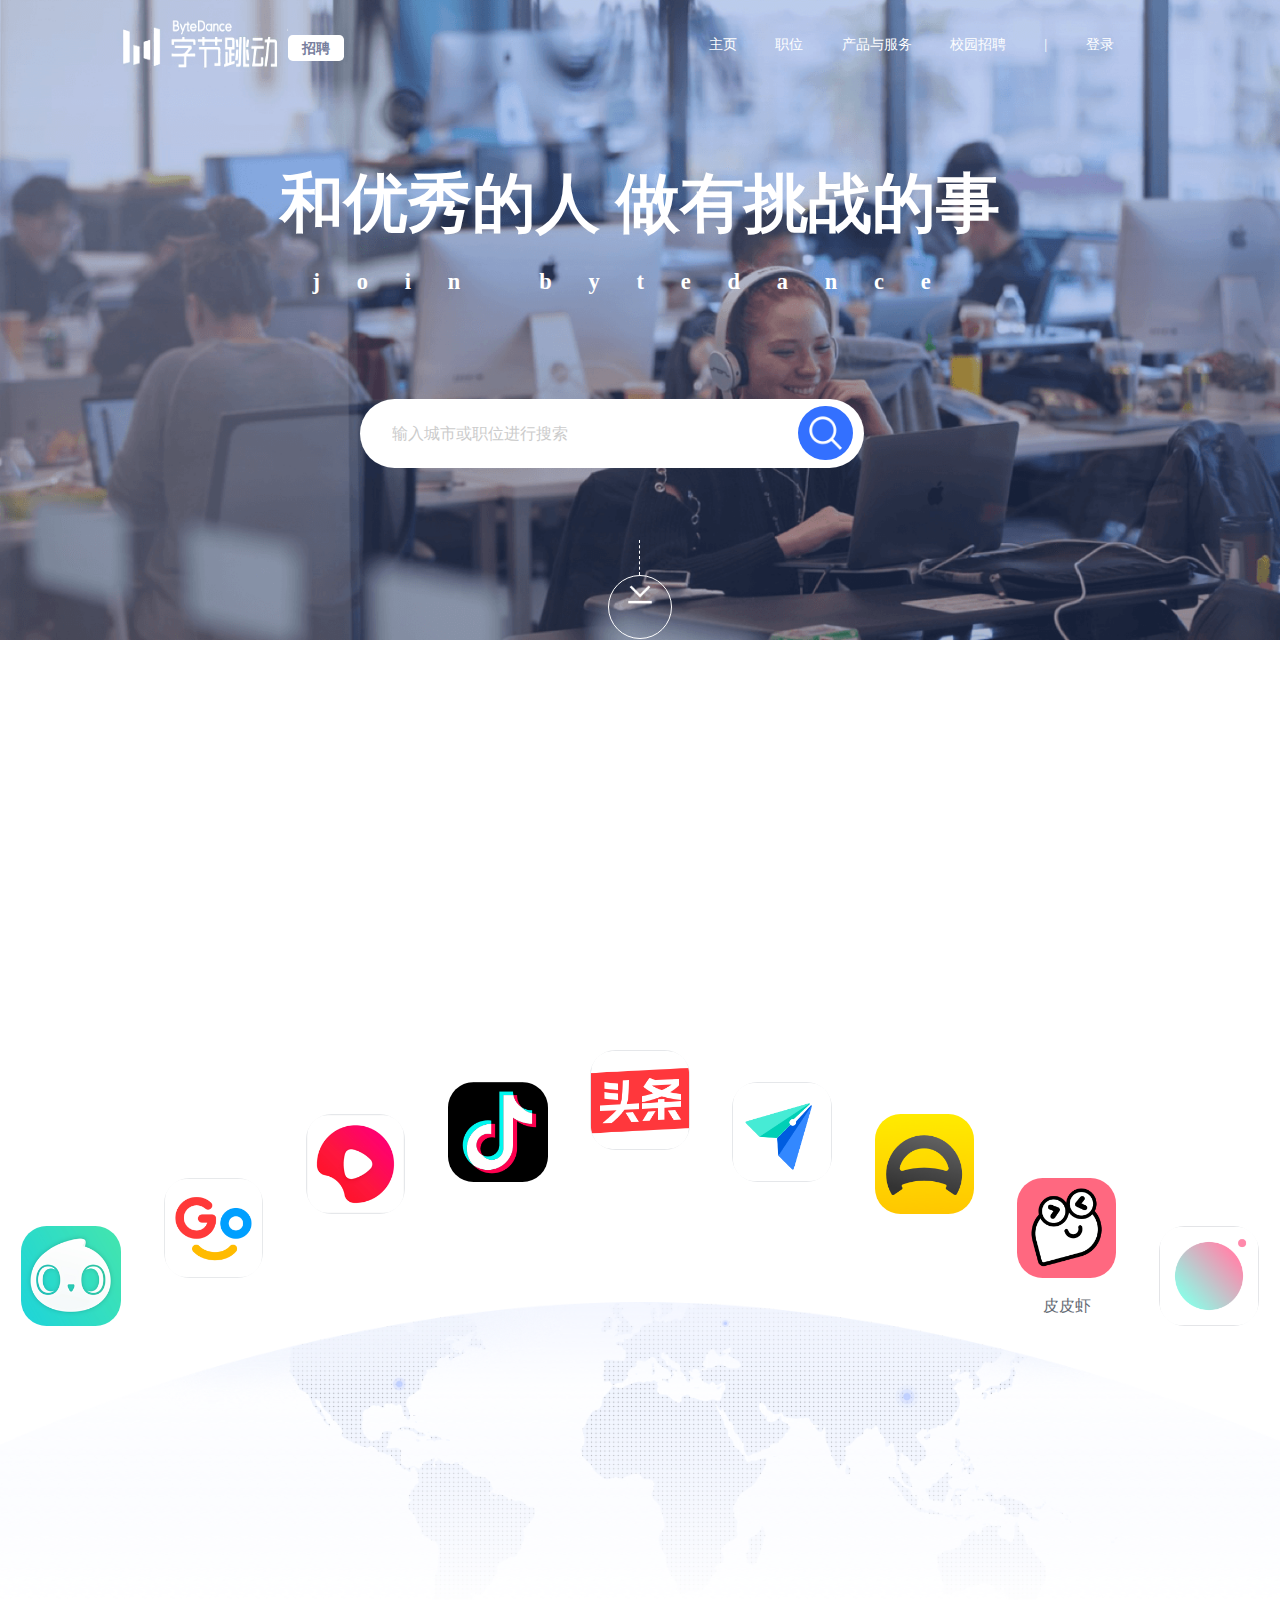
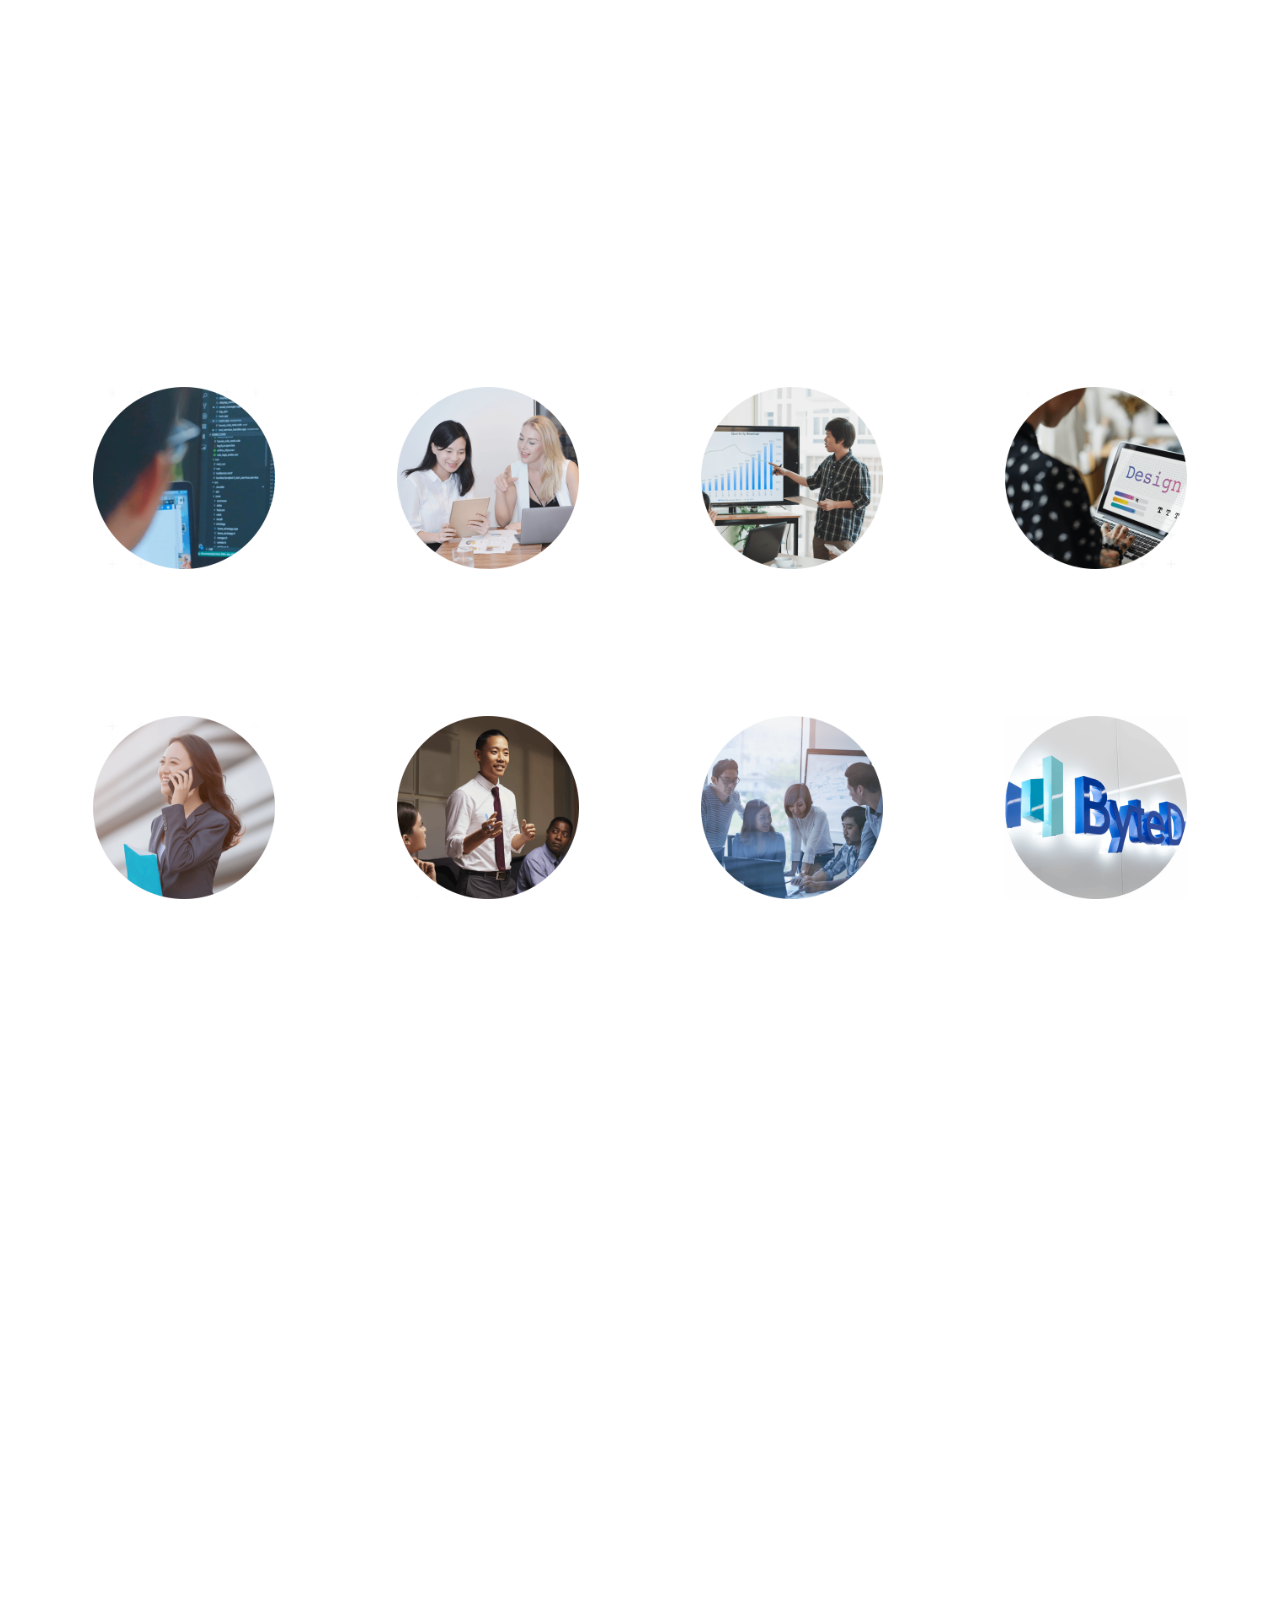
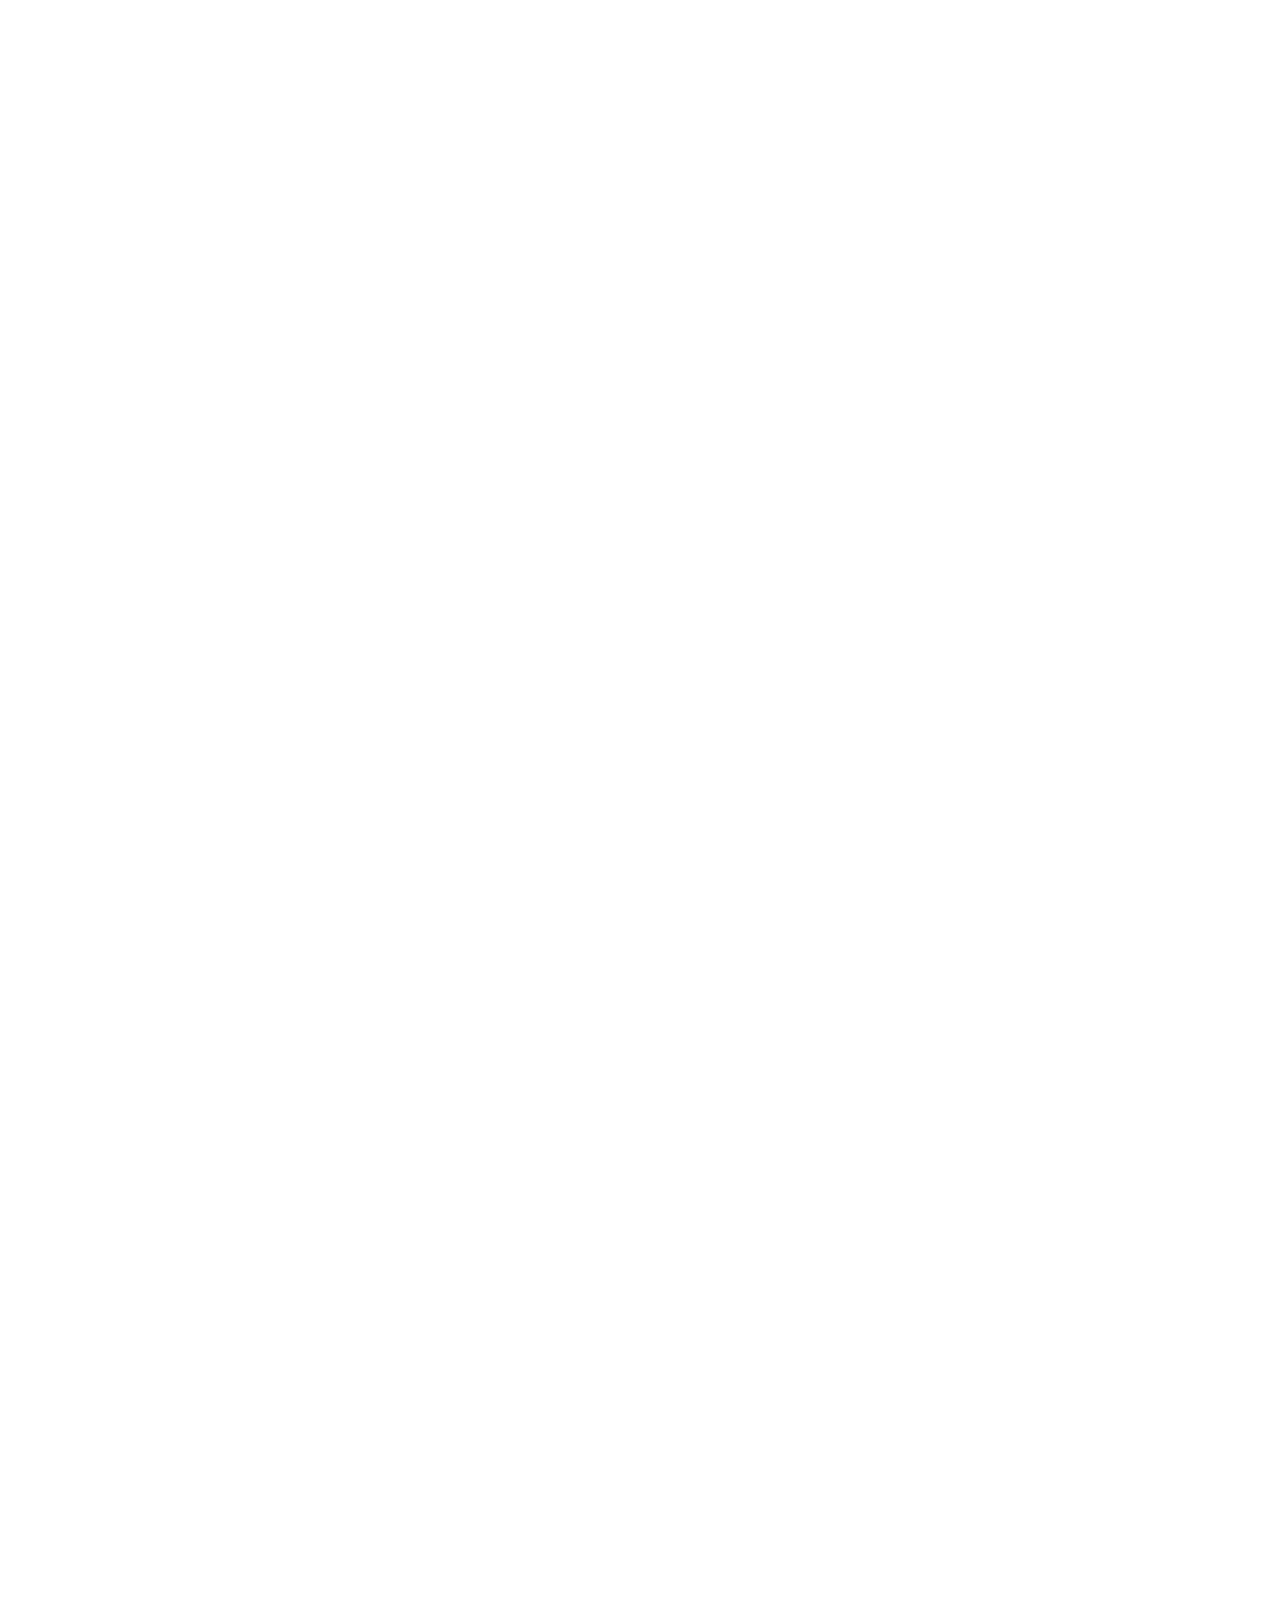
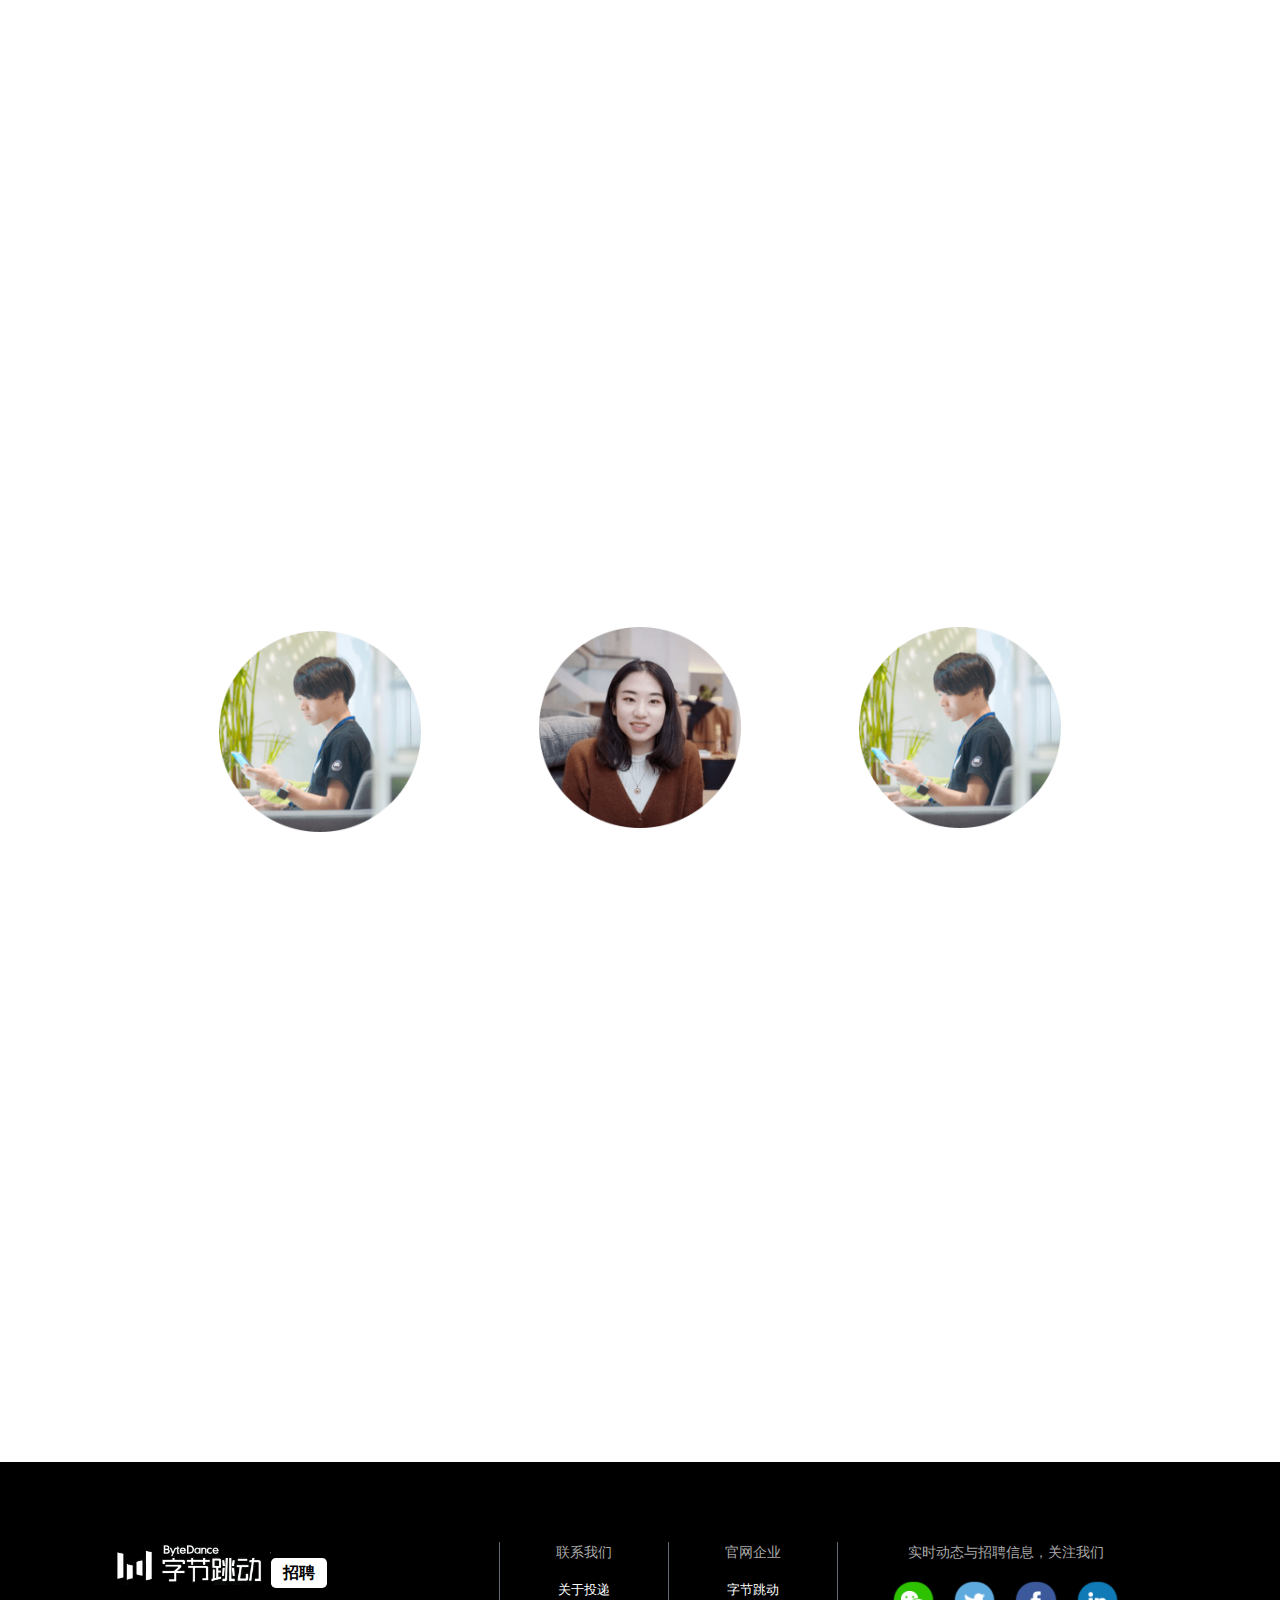
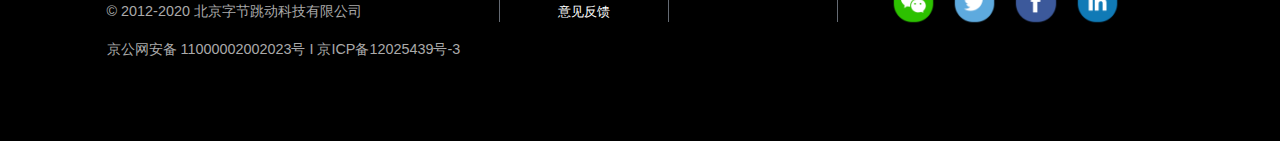
<file: Bytedance/index.html>
<!DOCTYPE html>
<html lang="en">

<head>
  <meta charset="UTF-8">
  <meta name="viewport" content="width=device-width, initial-scale=1.0">
  <title>字节跳动</title>
  <link rel="stylesheet" href="./css/animate.css">
  <link rel="stylesheet" href="./css/normalize_zh.css">
  <link rel="stylesheet" href="./css/main.css" />
  <link rel="stylesheet" href="./css/bootstrap.css">
  <link rel="stylesheet" href="./asset/font/iconfont.css">
  <script type="text/javascript" src="./asset/font/iconfont.js"></script>
  <script type="text/javascript" src="./js/jquery.min.js"></script>
  <script type="text/javascript" src="./js/bootstrap.min.js"></script>
  <script type="text/javascript" src="./js/wow.min.js"></script>
  <script type="text/javascript">
    var wow = new WOW({
      boxClass: 'wow',
      animateClass: 'animated',
      offset: 200,
      mobile: true,
      live: true
    });
    wow.init();
  </script>
</head>

<body>
  <!-- 头部导航和banner区域 -->
  <header>
    <div class="nav">
      <img src="./images/logo-white.png" alt="">
      <div class="tab">招聘</div>
      <ul class="flex wow bounceIn ">
        <li><a href="#" class="active">主页</a></li>
        <li><a href="#">职位</a></li>
        <li><a href="#">产品与服务</a></li>
        <li><a href="#">校园招聘</a></li>
        <li><a href="#">|</a></li>
        <li><a href="#">登录</a></li>
      </ul>
    </div>
    <div class="banner">
      <div class="overlay_content">
        <span class="top_letter">和优秀的人 做有挑战的事</span>
        <span class="sub_letter">join bytedance</span>
        <div class="search">
          <input type="text" placeholder="输入城市或职位进行搜索">
          <button><img src="./images/search.png" alt=""></button>
        </div>
        <div class="down_line"></div>
        <div class="down"><img src="./images/down_to_bottom.png" alt=""></div>
      </div>

    </div>
  </header>


  <!-- 内容区域 -->
  <section>
    <!-- 产品区 -->
    <div class="product">
      <div class="block_title wow slideInUp">Inspire creativity, enrich life
        <div class="block_title_bg wow slideInUp">OUR MISSION</div>
      </div>
      <div class="block_subtitle wow slideInUp">截至目前，字节跳动产品已覆盖超过 150 个国家和地区，75 个语种</div>
      <div class="productImg flex">
        <a href=""><img src="./images/product1.png" alt=""><span class="wow slideInUp">Faceu激萌</span></a>
        <a href=""><img src="./images/product2.png" alt=""><span class="wow slideInUp">GoGoKid</span></a>
        <a href=""><img src="./images/product3.png" alt=""><span class="wow slideInUp">西瓜视频</span></a>
        <a href=""><img src="./images/product4.png" alt=""><span class="wow slideInUp">抖音短视频</span></a>
        <a href=""><img src="./images/product5.png" alt=""><span class="wow slideInUp">今日头条</span></a>
        <a href=""><img src="./images/product6.png" alt=""><span class="wow slideInUp">飞书</span></a>
        <a href=""><img src="./images/product7.png" alt=""><span class="wow slideInUp">懂车帝</span></a>
        <a href=""><img src="./images/product8.png" alt=""><span>皮皮虾</span></a>
        <a href=""><img src="./images/product9.png" alt=""><span class="wow slideInUp">轻颜相机</span></a>
        <!-- <div class="product_bg"></div> -->
      </div>
      <button class="wow slideInUp">了解更多</button>
    </div>
    <!-- 职位区 -->
    <div class="work">
      <div class="block_title wow slideInUp">探索你感兴趣的职位
        <div class="block_title_bg">WHAT'S YOUR PASSION</div>
      </div>
      <div class="work_blocks flex">
        <div class="work_block">
          <a href=""><img src="images/work1.png" alt="">
            <span class="wow slideInUp">研发</span></a>
        </div>
        <div class="work_block">
          <a href=""><img src="images/work2.png" alt="">
            <span class="wow slideInUp">产品</span></a>
        </div>
        <div class="work_block">
          <a href=""><img src="images/work3.png" alt="">
            <span class="wow slideInUp">运营</span></a>
        </div>
        <div class="work_block">
          <a href=""><img src="images/work4.png" alt="">
            <span class="wow slideInUp">设计</span></a>
        </div>
        <div class="work_block">
          <a href=""><img src="images/work5.png" alt="">
            <span class="wow slideInUp">市场</span></a>
        </div>
        <div class="work_block">
          <a href=""><img src="images/work6.png" alt="">
            <span class="wow slideInUp">销售</span></a>
        </div>
        <div class="work_block">
          <a href=""><img src="images/work7.png" alt="">
            <span class="wow slideInUp">职能/支持</span></a>
        </div>
        <div class="work_block">
          <a href=""><img src="images/work8.png" alt="">
            <span class="wow slideInUp">更多</span></a>
        </div>
      </div>
    </div>

    <!-- 字节范 -->
    <div class="byteStyle">
      <span class="byteStyle_title wow slideInUp"><span class="byteStyle_subtitle wow slideInUp">BYTESTYLE</span>字节范
      </span>
      <span class="desc wow slideInUp">字节范是字节跳动企业文化的重要组成部分，是我们共同认可的行为准则</span>
      <div class="byteStyle_content flex">
        <img class="wow slideInLeft" src="images/bytestyle1.png" alt="">
        <div class="byteStyle_right">
          <a class="byteStyle_r_title wow slideInUp" data-toggle="collapse" data-target="#content1" aria-expanded="true"
            aria-controls="collapseOne">追求极致</a>
          <div class="content wow slideInUp">不断提高要求，延迟满足感<br>
            在更大范围里找最优解，不放过问题，思考本质
            <br>持续学习和成长</div>
          <a class="byteStyle_r_title wow slideInUp" data-toggle="collapse" data-target="#content2"
            aria-expanded="false" aria-controls="collapseTwo">务实敢为</a>
          <a class="byteStyle_r_title wow slideInUp" data-toggle="collapse" data-target="#content3"
            aria-expanded="false" aria-controls="collapseThree">开放谦逊</a>
          <a class="byteStyle_r_title wow slideInUp" data-toggle="collapse" data-target="#content4"
            aria-expanded="false" aria-controls="collapseFour">坦诚清晰</a>
          <a class="byteStyle_r_title wow slideInUp" data-toggle="collapse" data-target="#content5"
            aria-expanded="false" aria-controls="collapseFive">始终创业</a>
          <a class="byteStyle_r_title wow slideInUp" data-toggle="collapse" data-target="#content6"
            aria-expanded="false" aria-controls="collapseSix">多元兼容</a>
        </div>
      </div>
    </div>

    <!-- 字节生活01 -->
    <div class="byteLife">
      <span class="byteStyle_title wow slideInUp">字节生活
        <span class="byteStyle_subtitle wow slideInUp">BYTELIFE</span>
      </span>
      <div class="byteStyle_flex flex">
        <div class="byteLife_l wow slideInUp">
          <span class="byteStyle_title">在扁平开放的氛围里工作
            <span class="byteStyle_subtitle wow slideInUp">01</span>
          </span>
          <ul class="byteLife_l_content flex">
            <li>务实扁平的工作氛围<span>不讲 title 和层级，敢于授权新人，<br> 专注完成业务目标，没有领地意识</span></li>
            <li>弹性灵活的工作时间<span>上下班无需打卡，效率为先，<br> 你的工作节奏，由你自己来掌控</span></li>
            <li>高效开放的办公环境<span>开放式工位，即时讨论，<br> 让灵感碰撞不受空间约束</span></li>
          </ul>
        </div>
        <img class="wow slideInRight" src="images/life1.png" alt="">
      </div>


      <!-- 点点点背景 -->

      <div class="page_dot_bg"></div>

      <!-- 字节生活02 -->
      <div class="byteLife3_flex flex">
        <img class="wow slideInLeft" src="images/life3.png" alt="">
        <div class="byteLife3_content flex">
          <span class="byteStyle_title wow slideInUp">关注每一位<br>
            ByteDancer 的成长
            <span class="byteStyle_subtitle wow slideInUp">02</span>
          </span>
          <p class="wow slideInUp">
            字节跳动拥有较为完善的职业发展体系，充分贴近年轻员工追求自我发展的定位，为员工提供具有针对性和差异化的培训项目
          </p>
          <p class="wow slideInUp">
            设立专门的“人才发展”部门，与各业务部门协同推出领导力培养项目跃计划（Jump Program）、研发新员工培训项目 Bootcamp、海外员工培训计划 NBO（New Bytedancer
            Orientation）、校招生培训项目舞计划（Dance Program）等
          </p>
        </div>
      </div>
    </div>


    <!-- 员工故事 -->
    <div class="bytedancerstory">
      <div class="block_title wow slideInUp">员工故事
        <div class="block_title_bg wow slideInUp">BYTEDANCER STORY</div>
      </div>

      <div class="employees flex">
        <div class="employee flex">
          <img src="images/employee1.png" alt="">
          <span class="wow slideInUp">体验最极致的成就感</span>
          <p class="wow slideInUp">公司没有让我们把所有时间都用来完成目标，仍然给大家很多时间，去做与业务没有直接关联的技术研究，大家都能停下…</p>
          <div class="down wow slideInUp"> <i class="iconfont icon-you"></i></div>
        </div>
        <div class="employee flex">
          <img src="images/employee2.png" alt="">
          <span class="wow slideInUp">每个人的声音都可以被听到</span>
          <p class="wow slideInUp">作为应届生加入公司，我参与了很多国际化项目，这些国际化项目经历了从 0 到 1 的过程，我一上来就可以自己带项目，…</p>
          <div class="down wow slideInU"> <i class="iconfont icon-you"></i></div>
        </div>
        <div class="employee flex">
          <img src="images/employee1.png" alt="">
          <span class="wow slideInUp">在这里，看见更大的世界</span>
          <p class="wow slideInUp">比起其他公司，字节跳动可能更浪漫，或者说，有更大的梦想。这里不设边界，只要连接人与信息的事情，我们都会尝试…</p>
          <div class="down wow slideInUp"> <i class="iconfont icon-you"></i></div>
        </div>
      </div>
    </div>
  </section>

  <footer class="flex">
    <div class="footer">
      <div class="logo">
        <img src="images/logo-white.png" alt="">
        <div class="tab">招聘</div>
      </div>
      <span class="span-left">© 2012-2020 北京字节跳动科技有限公司</span>
      <span class="span-left">京公网安备 11000002002023号 I 京ICP备12025439号-3</span>
    </div>
    <i></i>
    <div class="footer">
      <ul class="flex">
        <li>联系我们</li>
        <li><a href="">关于投递</a></li>
        <li><a href="">意见反馈</a></li>
      </ul>
    </div>
    <i></i>
    <div class="footer">
      <ul class="flex">
        <li>官网企业</li>
        <li><a href="">字节跳动</a></li>
      </ul>
    </div>
    <i></i>
    <div class="footer flex">
      <span class="span-center">实时动态与招聘信息，关注我们</span>
      <div class="footer_links flex">
        <img src="images/wechat.png" alt=""><img src="images/twitter.png" alt=""><img src="images/facebook.png"
          alt=""><img src="images/linkedin.png" alt="">
      </div>
  </footer>
</body>

</html>
</file>
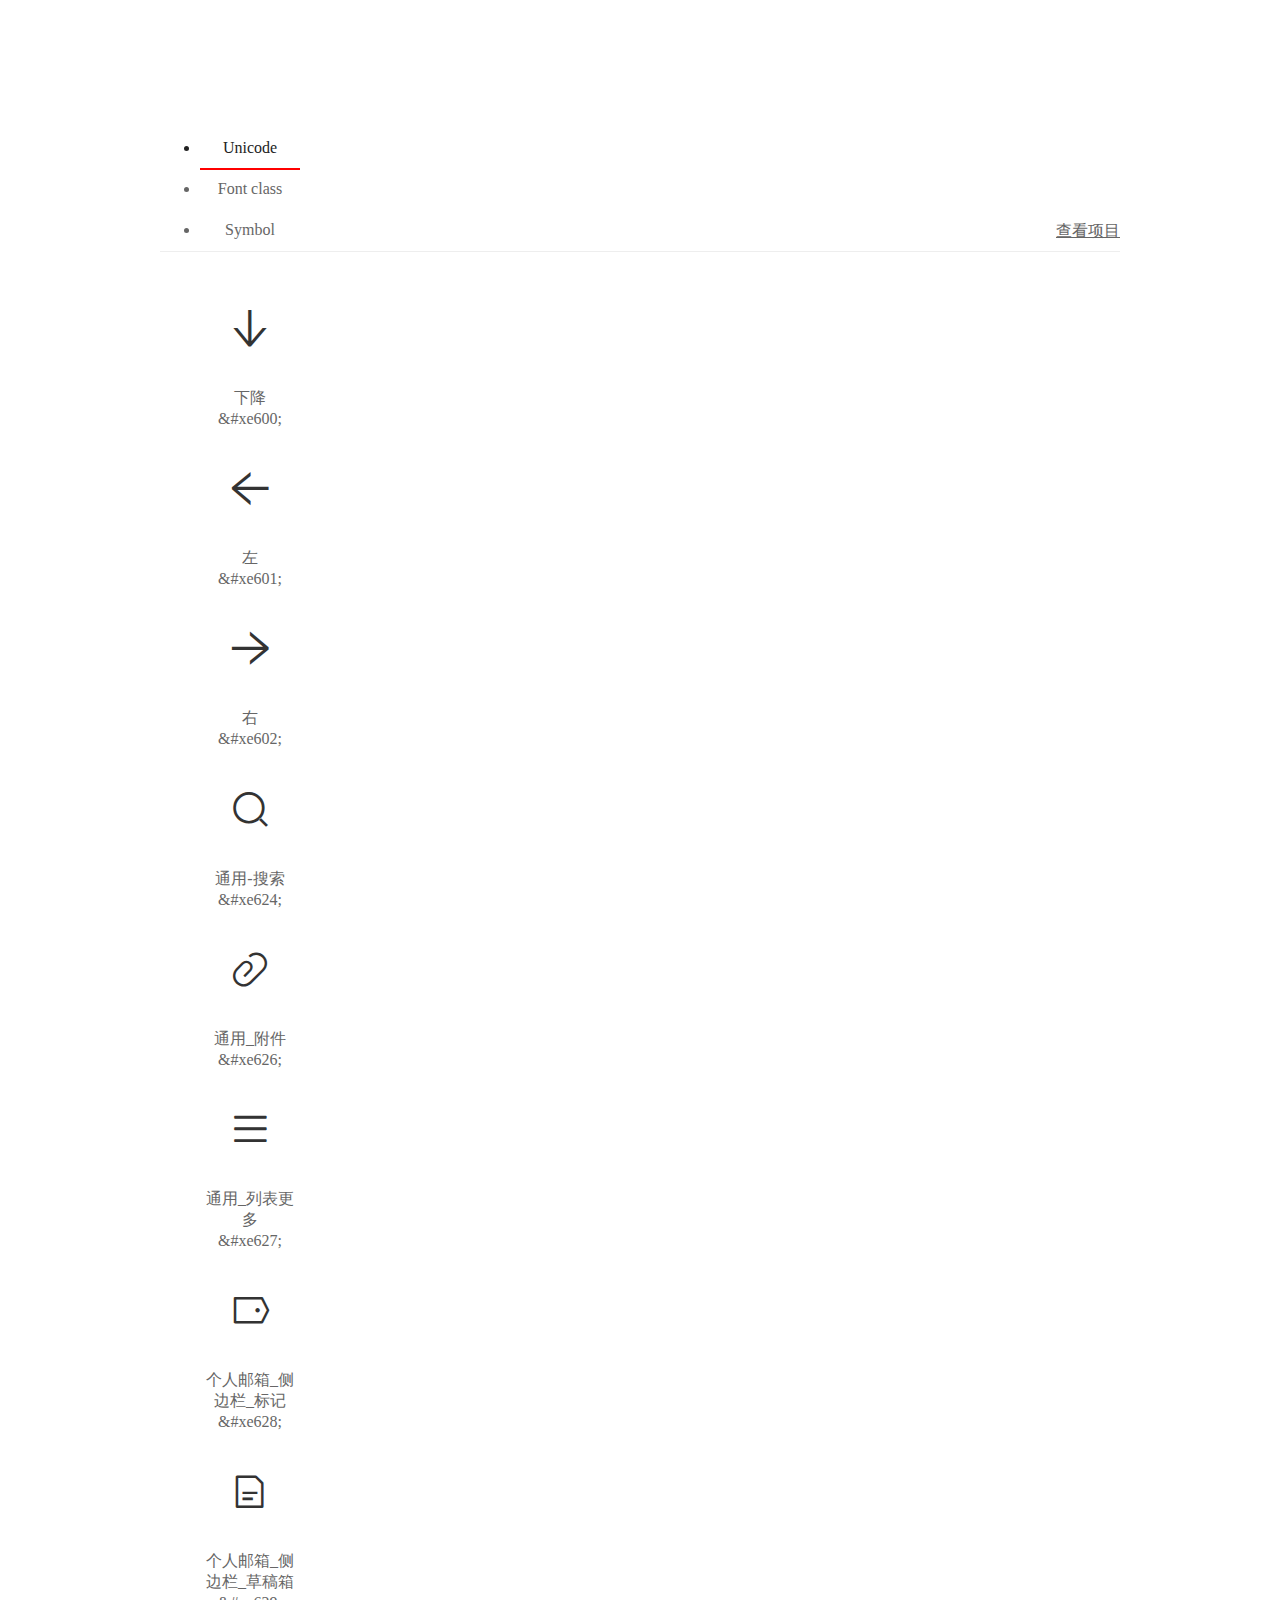
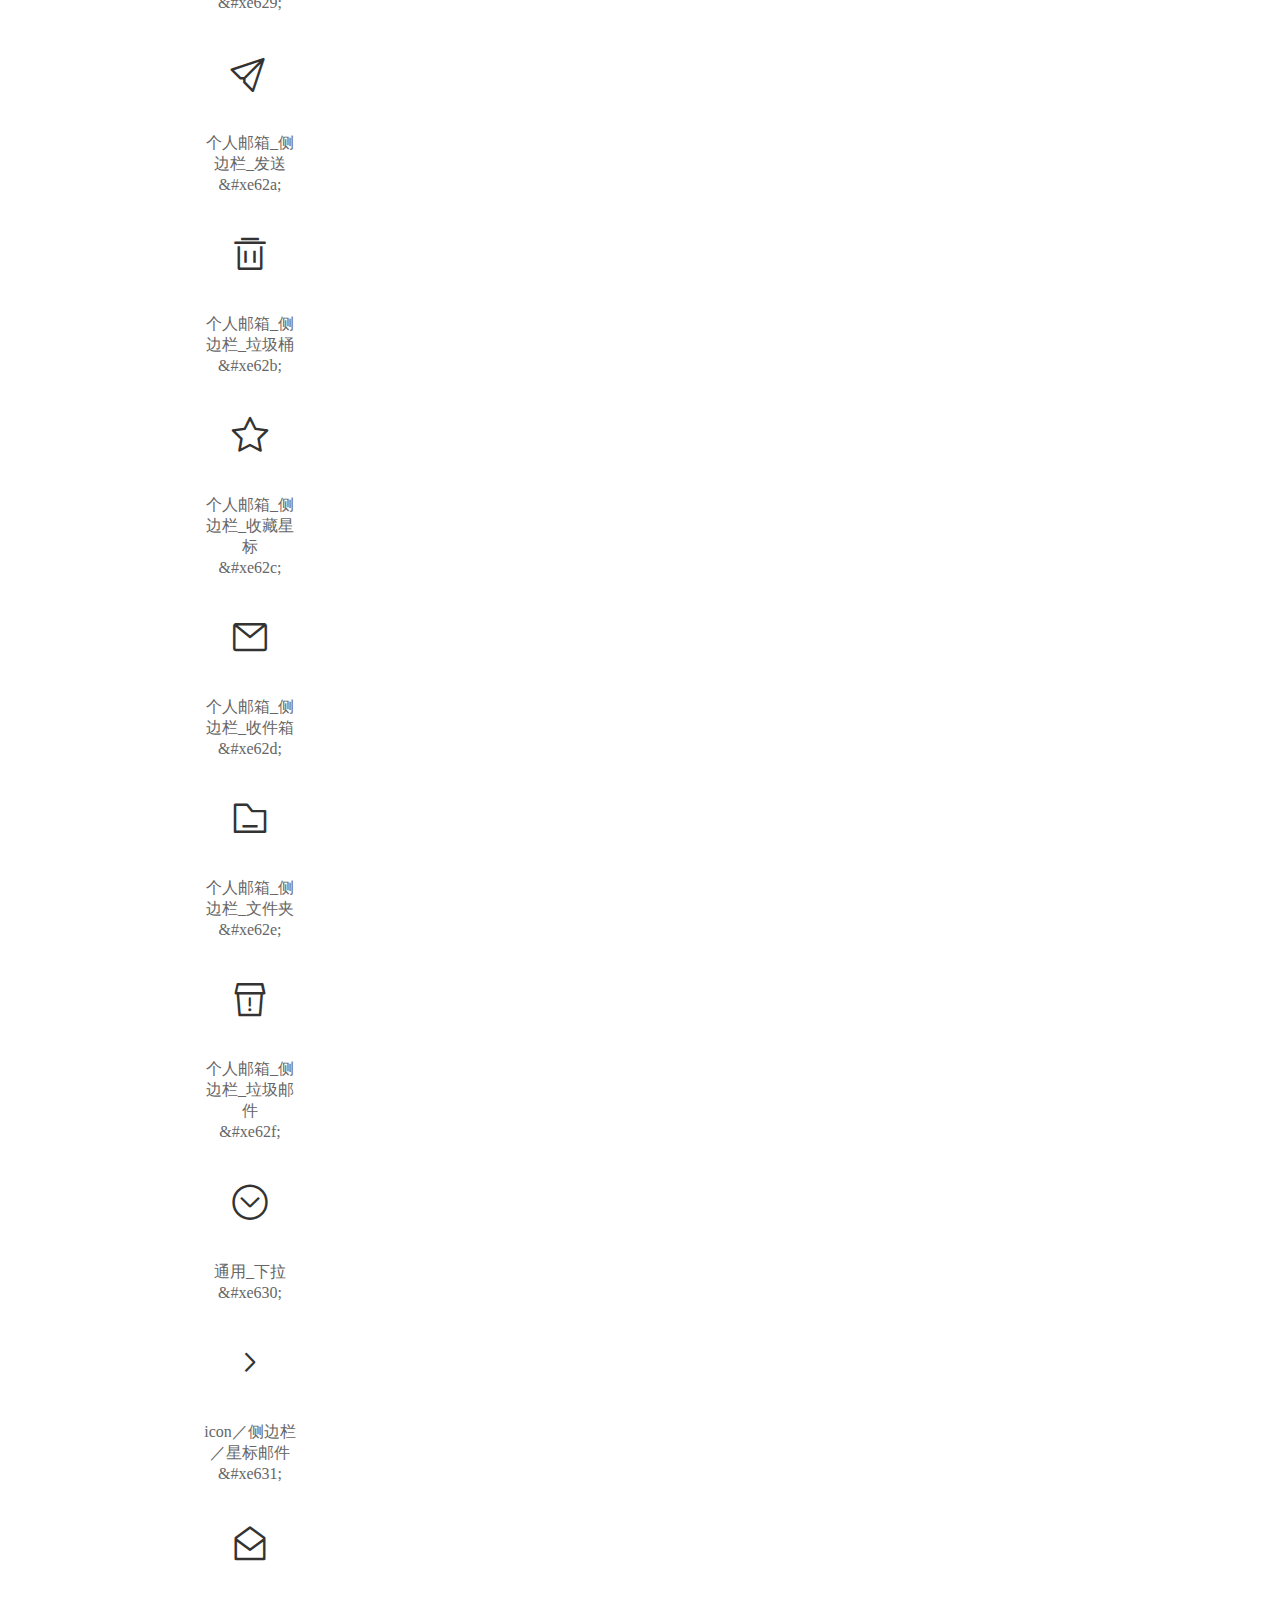
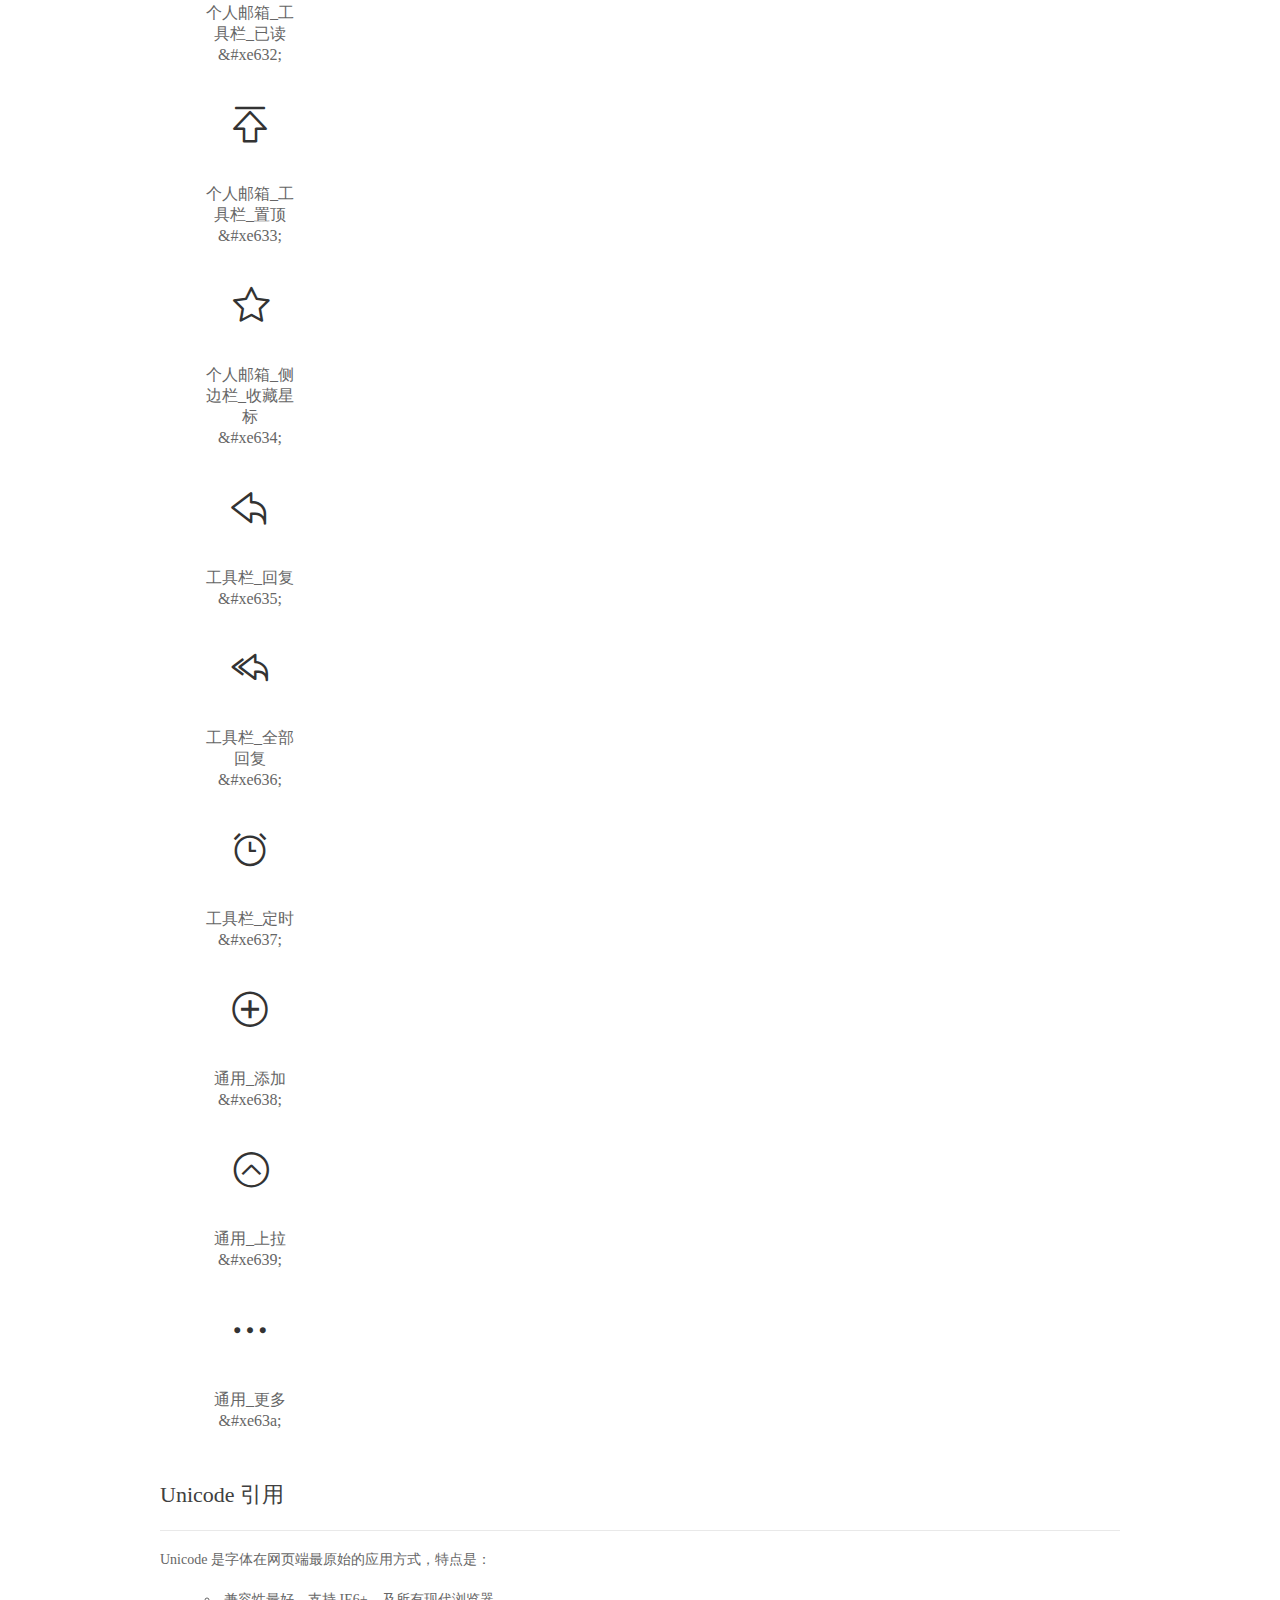
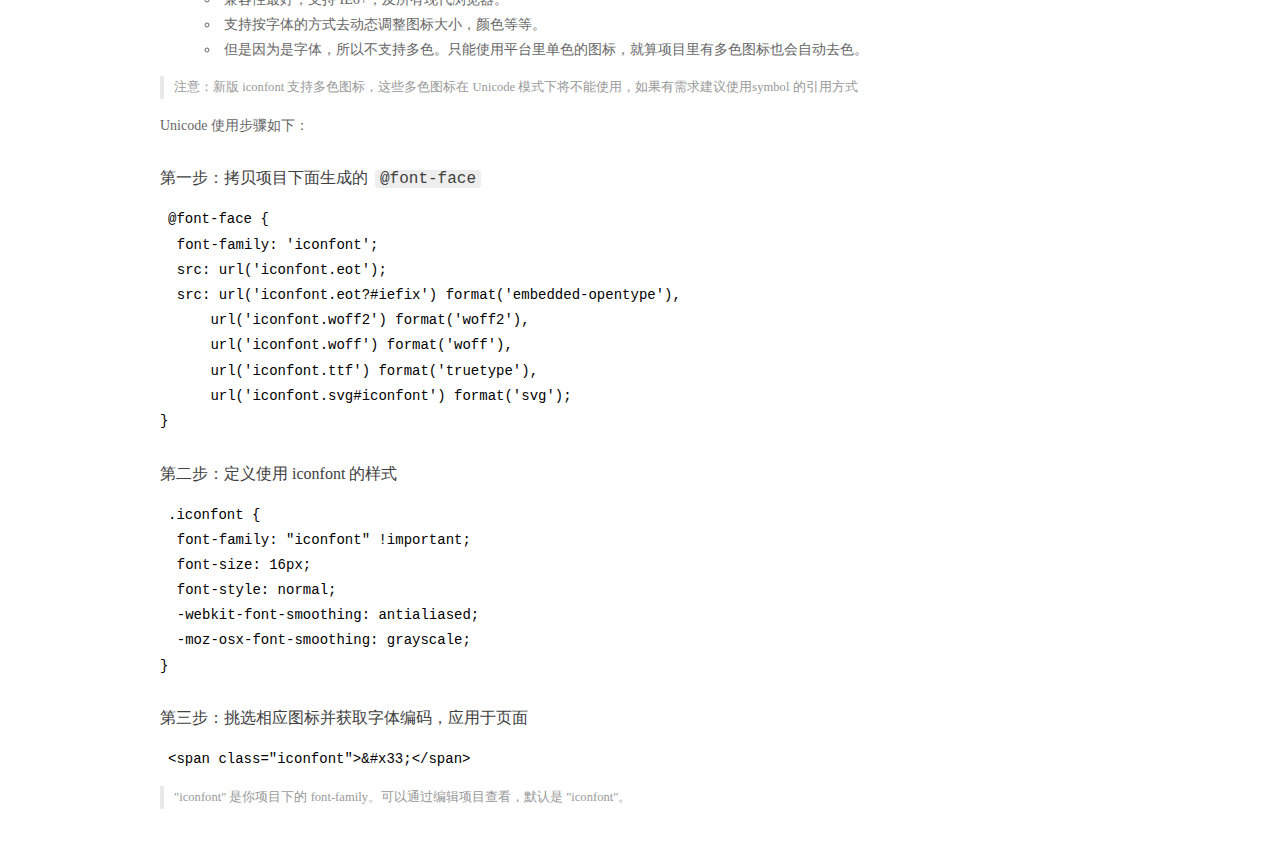
<file: Bytedance/asset/font/demo_index.html>
<!DOCTYPE html>
<html>
<head>
  <meta charset="utf-8"/>
  <title>IconFont Demo</title>
  <link rel="shortcut icon" href="https://gtms04.alicdn.com/tps/i4/TB1_oz6GVXXXXaFXpXXJDFnIXXX-64-64.ico" type="image/x-icon"/>
  <link rel="stylesheet" href="https://g.alicdn.com/thx/cube/1.3.2/cube.min.css">
  <link rel="stylesheet" href="demo.css">
  <link rel="stylesheet" href="iconfont.css">
  <script src="iconfont.js"></script>
  <!-- jQuery -->
  <script src="https://a1.alicdn.com/oss/uploads/2018/12/26/7bfddb60-08e8-11e9-9b04-53e73bb6408b.js"></script>
  <!-- 代码高亮 -->
  <script src="https://a1.alicdn.com/oss/uploads/2018/12/26/a3f714d0-08e6-11e9-8a15-ebf944d7534c.js"></script>
</head>
<body>
  <div class="main">
    <h1 class="logo"><a href="https://www.iconfont.cn/" title="iconfont 首页" target="_blank">&#xe86b;</a></h1>
    <div class="nav-tabs">
      <ul id="tabs" class="dib-box">
        <li class="dib active"><span>Unicode</span></li>
        <li class="dib"><span>Font class</span></li>
        <li class="dib"><span>Symbol</span></li>
      </ul>
      
      <a href="https://www.iconfont.cn/manage/index?manage_type=myprojects&projectId=1755994" target="_blank" class="nav-more">查看项目</a>
      
    </div>
    <div class="tab-container">
      <div class="content unicode" style="display: block;">
          <ul class="icon_lists dib-box">
          
            <li class="dib">
              <span class="icon iconfont">&#xe600;</span>
                <div class="name">下降</div>
                <div class="code-name">&amp;#xe600;</div>
              </li>
          
            <li class="dib">
              <span class="icon iconfont">&#xe601;</span>
                <div class="name">左</div>
                <div class="code-name">&amp;#xe601;</div>
              </li>
          
            <li class="dib">
              <span class="icon iconfont">&#xe602;</span>
                <div class="name">右</div>
                <div class="code-name">&amp;#xe602;</div>
              </li>
          
            <li class="dib">
              <span class="icon iconfont">&#xe624;</span>
                <div class="name">通用-搜索</div>
                <div class="code-name">&amp;#xe624;</div>
              </li>
          
            <li class="dib">
              <span class="icon iconfont">&#xe626;</span>
                <div class="name">通用_附件</div>
                <div class="code-name">&amp;#xe626;</div>
              </li>
          
            <li class="dib">
              <span class="icon iconfont">&#xe627;</span>
                <div class="name">通用_列表更多</div>
                <div class="code-name">&amp;#xe627;</div>
              </li>
          
            <li class="dib">
              <span class="icon iconfont">&#xe628;</span>
                <div class="name">个人邮箱_侧边栏_标记</div>
                <div class="code-name">&amp;#xe628;</div>
              </li>
          
            <li class="dib">
              <span class="icon iconfont">&#xe629;</span>
                <div class="name">个人邮箱_侧边栏_草稿箱</div>
                <div class="code-name">&amp;#xe629;</div>
              </li>
          
            <li class="dib">
              <span class="icon iconfont">&#xe62a;</span>
                <div class="name">个人邮箱_侧边栏_发送</div>
                <div class="code-name">&amp;#xe62a;</div>
              </li>
          
            <li class="dib">
              <span class="icon iconfont">&#xe62b;</span>
                <div class="name">个人邮箱_侧边栏_垃圾桶</div>
                <div class="code-name">&amp;#xe62b;</div>
              </li>
          
            <li class="dib">
              <span class="icon iconfont">&#xe62c;</span>
                <div class="name">个人邮箱_侧边栏_收藏星标</div>
                <div class="code-name">&amp;#xe62c;</div>
              </li>
          
            <li class="dib">
              <span class="icon iconfont">&#xe62d;</span>
                <div class="name">个人邮箱_侧边栏_收件箱</div>
                <div class="code-name">&amp;#xe62d;</div>
              </li>
          
            <li class="dib">
              <span class="icon iconfont">&#xe62e;</span>
                <div class="name">个人邮箱_侧边栏_文件夹</div>
                <div class="code-name">&amp;#xe62e;</div>
              </li>
          
            <li class="dib">
              <span class="icon iconfont">&#xe62f;</span>
                <div class="name">个人邮箱_侧边栏_垃圾邮件</div>
                <div class="code-name">&amp;#xe62f;</div>
              </li>
          
            <li class="dib">
              <span class="icon iconfont">&#xe630;</span>
                <div class="name">通用_下拉</div>
                <div class="code-name">&amp;#xe630;</div>
              </li>
          
            <li class="dib">
              <span class="icon iconfont">&#xe631;</span>
                <div class="name">icon／侧边栏／星标邮件</div>
                <div class="code-name">&amp;#xe631;</div>
              </li>
          
            <li class="dib">
              <span class="icon iconfont">&#xe632;</span>
                <div class="name">个人邮箱_工具栏_已读</div>
                <div class="code-name">&amp;#xe632;</div>
              </li>
          
            <li class="dib">
              <span class="icon iconfont">&#xe633;</span>
                <div class="name">个人邮箱_工具栏_置顶</div>
                <div class="code-name">&amp;#xe633;</div>
              </li>
          
            <li class="dib">
              <span class="icon iconfont">&#xe634;</span>
                <div class="name">个人邮箱_侧边栏_收藏星标</div>
                <div class="code-name">&amp;#xe634;</div>
              </li>
          
            <li class="dib">
              <span class="icon iconfont">&#xe635;</span>
                <div class="name">工具栏_回复</div>
                <div class="code-name">&amp;#xe635;</div>
              </li>
          
            <li class="dib">
              <span class="icon iconfont">&#xe636;</span>
                <div class="name">工具栏_全部回复</div>
                <div class="code-name">&amp;#xe636;</div>
              </li>
          
            <li class="dib">
              <span class="icon iconfont">&#xe637;</span>
                <div class="name">工具栏_定时</div>
                <div class="code-name">&amp;#xe637;</div>
              </li>
          
            <li class="dib">
              <span class="icon iconfont">&#xe638;</span>
                <div class="name">通用_添加</div>
                <div class="code-name">&amp;#xe638;</div>
              </li>
          
            <li class="dib">
              <span class="icon iconfont">&#xe639;</span>
                <div class="name">通用_上拉</div>
                <div class="code-name">&amp;#xe639;</div>
              </li>
          
            <li class="dib">
              <span class="icon iconfont">&#xe63a;</span>
                <div class="name">通用_更多</div>
                <div class="code-name">&amp;#xe63a;</div>
              </li>
          
          </ul>
          <div class="article markdown">
          <h2 id="unicode-">Unicode 引用</h2>
          <hr>

          <p>Unicode 是字体在网页端最原始的应用方式，特点是：</p>
          <ul>
            <li>兼容性最好，支持 IE6+，及所有现代浏览器。</li>
            <li>支持按字体的方式去动态调整图标大小，颜色等等。</li>
            <li>但是因为是字体，所以不支持多色。只能使用平台里单色的图标，就算项目里有多色图标也会自动去色。</li>
          </ul>
          <blockquote>
            <p>注意：新版 iconfont 支持多色图标，这些多色图标在 Unicode 模式下将不能使用，如果有需求建议使用symbol 的引用方式</p>
          </blockquote>
          <p>Unicode 使用步骤如下：</p>
          <h3 id="-font-face">第一步：拷贝项目下面生成的 <code>@font-face</code></h3>
<pre><code class="language-css"
>@font-face {
  font-family: 'iconfont';
  src: url('iconfont.eot');
  src: url('iconfont.eot?#iefix') format('embedded-opentype'),
      url('iconfont.woff2') format('woff2'),
      url('iconfont.woff') format('woff'),
      url('iconfont.ttf') format('truetype'),
      url('iconfont.svg#iconfont') format('svg');
}
</code></pre>
          <h3 id="-iconfont-">第二步：定义使用 iconfont 的样式</h3>
<pre><code class="language-css"
>.iconfont {
  font-family: "iconfont" !important;
  font-size: 16px;
  font-style: normal;
  -webkit-font-smoothing: antialiased;
  -moz-osx-font-smoothing: grayscale;
}
</code></pre>
          <h3 id="-">第三步：挑选相应图标并获取字体编码，应用于页面</h3>
<pre>
<code class="language-html"
>&lt;span class="iconfont"&gt;&amp;#x33;&lt;/span&gt;
</code></pre>
          <blockquote>
            <p>"iconfont" 是你项目下的 font-family。可以通过编辑项目查看，默认是 "iconfont"。</p>
          </blockquote>
          </div>
      </div>
      <div class="content font-class">
        <ul class="icon_lists dib-box">
          
          <li class="dib">
            <span class="icon iconfont icon-xiajiang"></span>
            <div class="name">
              下降
            </div>
            <div class="code-name">.icon-xiajiang
            </div>
          </li>
          
          <li class="dib">
            <span class="icon iconfont icon-zuo"></span>
            <div class="name">
              左
            </div>
            <div class="code-name">.icon-zuo
            </div>
          </li>
          
          <li class="dib">
            <span class="icon iconfont icon-you"></span>
            <div class="name">
              右
            </div>
            <div class="code-name">.icon-you
            </div>
          </li>
          
          <li class="dib">
            <span class="icon iconfont icon-icon_use_search"></span>
            <div class="name">
              通用-搜索
            </div>
            <div class="code-name">.icon-icon_use_search
            </div>
          </li>
          
          <li class="dib">
            <span class="icon iconfont icon-icon_tongyong_fujian"></span>
            <div class="name">
              通用_附件
            </div>
            <div class="code-name">.icon-icon_tongyong_fujian
            </div>
          </li>
          
          <li class="dib">
            <span class="icon iconfont icon-icon_tongyong_liebiaogengduo"></span>
            <div class="name">
              通用_列表更多
            </div>
            <div class="code-name">.icon-icon_tongyong_liebiaogengduo
            </div>
          </li>
          
          <li class="dib">
            <span class="icon iconfont icon-gerenyouxiang_cebianlan_biaoji"></span>
            <div class="name">
              个人邮箱_侧边栏_标记
            </div>
            <div class="code-name">.icon-gerenyouxiang_cebianlan_biaoji
            </div>
          </li>
          
          <li class="dib">
            <span class="icon iconfont icon-gerenyouxiang_cebianlan_caogaoxiang"></span>
            <div class="name">
              个人邮箱_侧边栏_草稿箱
            </div>
            <div class="code-name">.icon-gerenyouxiang_cebianlan_caogaoxiang
            </div>
          </li>
          
          <li class="dib">
            <span class="icon iconfont icon-gerenyouxiang_cebianlan_fasong"></span>
            <div class="name">
              个人邮箱_侧边栏_发送
            </div>
            <div class="code-name">.icon-gerenyouxiang_cebianlan_fasong
            </div>
          </li>
          
          <li class="dib">
            <span class="icon iconfont icon-gerenyouxiang_cebianlan_lajitong"></span>
            <div class="name">
              个人邮箱_侧边栏_垃圾桶
            </div>
            <div class="code-name">.icon-gerenyouxiang_cebianlan_lajitong
            </div>
          </li>
          
          <li class="dib">
            <span class="icon iconfont icon-gerenyouxiang_cebianlan_shoucangxingbiao"></span>
            <div class="name">
              个人邮箱_侧边栏_收藏星标
            </div>
            <div class="code-name">.icon-gerenyouxiang_cebianlan_shoucangxingbiao
            </div>
          </li>
          
          <li class="dib">
            <span class="icon iconfont icon-gerenyouxiang_cebianlan_shoujianxiang"></span>
            <div class="name">
              个人邮箱_侧边栏_收件箱
            </div>
            <div class="code-name">.icon-gerenyouxiang_cebianlan_shoujianxiang
            </div>
          </li>
          
          <li class="dib">
            <span class="icon iconfont icon-gerenyouxiang_cebianlan_wenjianjia"></span>
            <div class="name">
              个人邮箱_侧边栏_文件夹
            </div>
            <div class="code-name">.icon-gerenyouxiang_cebianlan_wenjianjia
            </div>
          </li>
          
          <li class="dib">
            <span class="icon iconfont icon-gerenyouxiang_cebianlan_lajiyoujian"></span>
            <div class="name">
              个人邮箱_侧边栏_垃圾邮件
            </div>
            <div class="code-name">.icon-gerenyouxiang_cebianlan_lajiyoujian
            </div>
          </li>
          
          <li class="dib">
            <span class="icon iconfont icon-tongyong_xiala"></span>
            <div class="name">
              通用_下拉
            </div>
            <div class="code-name">.icon-tongyong_xiala
            </div>
          </li>
          
          <li class="dib">
            <span class="icon iconfont icon-iconcebianlanxingbiaoyoujian"></span>
            <div class="name">
              icon／侧边栏／星标邮件
            </div>
            <div class="code-name">.icon-iconcebianlanxingbiaoyoujian
            </div>
          </li>
          
          <li class="dib">
            <span class="icon iconfont icon-gerenyouxiang_cebianlan_yidu"></span>
            <div class="name">
              个人邮箱_工具栏_已读
            </div>
            <div class="code-name">.icon-gerenyouxiang_cebianlan_yidu
            </div>
          </li>
          
          <li class="dib">
            <span class="icon iconfont icon-gerenyouxiang_cebianlan_zhiding"></span>
            <div class="name">
              个人邮箱_工具栏_置顶
            </div>
            <div class="code-name">.icon-gerenyouxiang_cebianlan_zhiding
            </div>
          </li>
          
          <li class="dib">
            <span class="icon iconfont icon-gerenyouxiang_cebianlan_shoucangxingbiao1"></span>
            <div class="name">
              个人邮箱_侧边栏_收藏星标
            </div>
            <div class="code-name">.icon-gerenyouxiang_cebianlan_shoucangxingbiao1
            </div>
          </li>
          
          <li class="dib">
            <span class="icon iconfont icon-gerenyouxiang_cebianlan_huifu"></span>
            <div class="name">
              工具栏_回复
            </div>
            <div class="code-name">.icon-gerenyouxiang_cebianlan_huifu
            </div>
          </li>
          
          <li class="dib">
            <span class="icon iconfont icon-gerenyouxiang_cebianlan_quanbuhuifu"></span>
            <div class="name">
              工具栏_全部回复
            </div>
            <div class="code-name">.icon-gerenyouxiang_cebianlan_quanbuhuifu
            </div>
          </li>
          
          <li class="dib">
            <span class="icon iconfont icon-gongjulan_dingshi"></span>
            <div class="name">
              工具栏_定时
            </div>
            <div class="code-name">.icon-gongjulan_dingshi
            </div>
          </li>
          
          <li class="dib">
            <span class="icon iconfont icon-tongyong_tianjia"></span>
            <div class="name">
              通用_添加
            </div>
            <div class="code-name">.icon-tongyong_tianjia
            </div>
          </li>
          
          <li class="dib">
            <span class="icon iconfont icon-tongyong_shangla"></span>
            <div class="name">
              通用_上拉
            </div>
            <div class="code-name">.icon-tongyong_shangla
            </div>
          </li>
          
          <li class="dib">
            <span class="icon iconfont icon-tongyong_gengduo"></span>
            <div class="name">
              通用_更多
            </div>
            <div class="code-name">.icon-tongyong_gengduo
            </div>
          </li>
          
        </ul>
        <div class="article markdown">
        <h2 id="font-class-">font-class 引用</h2>
        <hr>

        <p>font-class 是 Unicode 使用方式的一种变种，主要是解决 Unicode 书写不直观，语意不明确的问题。</p>
        <p>与 Unicode 使用方式相比，具有如下特点：</p>
        <ul>
          <li>兼容性良好，支持 IE8+，及所有现代浏览器。</li>
          <li>相比于 Unicode 语意明确，书写更直观。可以很容易分辨这个 icon 是什么。</li>
          <li>因为使用 class 来定义图标，所以当要替换图标时，只需要修改 class 里面的 Unicode 引用。</li>
          <li>不过因为本质上还是使用的字体，所以多色图标还是不支持的。</li>
        </ul>
        <p>使用步骤如下：</p>
        <h3 id="-fontclass-">第一步：引入项目下面生成的 fontclass 代码：</h3>
<pre><code class="language-html">&lt;link rel="stylesheet" href="./iconfont.css"&gt;
</code></pre>
        <h3 id="-">第二步：挑选相应图标并获取类名，应用于页面：</h3>
<pre><code class="language-html">&lt;span class="iconfont icon-xxx"&gt;&lt;/span&gt;
</code></pre>
        <blockquote>
          <p>"
            iconfont" 是你项目下的 font-family。可以通过编辑项目查看，默认是 "iconfont"。</p>
        </blockquote>
      </div>
      </div>
      <div class="content symbol">
          <ul class="icon_lists dib-box">
          
            <li class="dib">
                <svg class="icon svg-icon" aria-hidden="true">
                  <use xlink:href="#icon-xiajiang"></use>
                </svg>
                <div class="name">下降</div>
                <div class="code-name">#icon-xiajiang</div>
            </li>
          
            <li class="dib">
                <svg class="icon svg-icon" aria-hidden="true">
                  <use xlink:href="#icon-zuo"></use>
                </svg>
                <div class="name">左</div>
                <div class="code-name">#icon-zuo</div>
            </li>
          
            <li class="dib">
                <svg class="icon svg-icon" aria-hidden="true">
                  <use xlink:href="#icon-you"></use>
                </svg>
                <div class="name">右</div>
                <div class="code-name">#icon-you</div>
            </li>
          
            <li class="dib">
                <svg class="icon svg-icon" aria-hidden="true">
                  <use xlink:href="#icon-icon_use_search"></use>
                </svg>
                <div class="name">通用-搜索</div>
                <div class="code-name">#icon-icon_use_search</div>
            </li>
          
            <li class="dib">
                <svg class="icon svg-icon" aria-hidden="true">
                  <use xlink:href="#icon-icon_tongyong_fujian"></use>
                </svg>
                <div class="name">通用_附件</div>
                <div class="code-name">#icon-icon_tongyong_fujian</div>
            </li>
          
            <li class="dib">
                <svg class="icon svg-icon" aria-hidden="true">
                  <use xlink:href="#icon-icon_tongyong_liebiaogengduo"></use>
                </svg>
                <div class="name">通用_列表更多</div>
                <div class="code-name">#icon-icon_tongyong_liebiaogengduo</div>
            </li>
          
            <li class="dib">
                <svg class="icon svg-icon" aria-hidden="true">
                  <use xlink:href="#icon-gerenyouxiang_cebianlan_biaoji"></use>
                </svg>
                <div class="name">个人邮箱_侧边栏_标记</div>
                <div class="code-name">#icon-gerenyouxiang_cebianlan_biaoji</div>
            </li>
          
            <li class="dib">
                <svg class="icon svg-icon" aria-hidden="true">
                  <use xlink:href="#icon-gerenyouxiang_cebianlan_caogaoxiang"></use>
                </svg>
                <div class="name">个人邮箱_侧边栏_草稿箱</div>
                <div class="code-name">#icon-gerenyouxiang_cebianlan_caogaoxiang</div>
            </li>
          
            <li class="dib">
                <svg class="icon svg-icon" aria-hidden="true">
                  <use xlink:href="#icon-gerenyouxiang_cebianlan_fasong"></use>
                </svg>
                <div class="name">个人邮箱_侧边栏_发送</div>
                <div class="code-name">#icon-gerenyouxiang_cebianlan_fasong</div>
            </li>
          
            <li class="dib">
                <svg class="icon svg-icon" aria-hidden="true">
                  <use xlink:href="#icon-gerenyouxiang_cebianlan_lajitong"></use>
                </svg>
                <div class="name">个人邮箱_侧边栏_垃圾桶</div>
                <div class="code-name">#icon-gerenyouxiang_cebianlan_lajitong</div>
            </li>
          
            <li class="dib">
                <svg class="icon svg-icon" aria-hidden="true">
                  <use xlink:href="#icon-gerenyouxiang_cebianlan_shoucangxingbiao"></use>
                </svg>
                <div class="name">个人邮箱_侧边栏_收藏星标</div>
                <div class="code-name">#icon-gerenyouxiang_cebianlan_shoucangxingbiao</div>
            </li>
          
            <li class="dib">
                <svg class="icon svg-icon" aria-hidden="true">
                  <use xlink:href="#icon-gerenyouxiang_cebianlan_shoujianxiang"></use>
                </svg>
                <div class="name">个人邮箱_侧边栏_收件箱</div>
                <div class="code-name">#icon-gerenyouxiang_cebianlan_shoujianxiang</div>
            </li>
          
            <li class="dib">
                <svg class="icon svg-icon" aria-hidden="true">
                  <use xlink:href="#icon-gerenyouxiang_cebianlan_wenjianjia"></use>
                </svg>
                <div class="name">个人邮箱_侧边栏_文件夹</div>
                <div class="code-name">#icon-gerenyouxiang_cebianlan_wenjianjia</div>
            </li>
          
            <li class="dib">
                <svg class="icon svg-icon" aria-hidden="true">
                  <use xlink:href="#icon-gerenyouxiang_cebianlan_lajiyoujian"></use>
                </svg>
                <div class="name">个人邮箱_侧边栏_垃圾邮件</div>
                <div class="code-name">#icon-gerenyouxiang_cebianlan_lajiyoujian</div>
            </li>
          
            <li class="dib">
                <svg class="icon svg-icon" aria-hidden="true">
                  <use xlink:href="#icon-tongyong_xiala"></use>
                </svg>
                <div class="name">通用_下拉</div>
                <div class="code-name">#icon-tongyong_xiala</div>
            </li>
          
            <li class="dib">
                <svg class="icon svg-icon" aria-hidden="true">
                  <use xlink:href="#icon-iconcebianlanxingbiaoyoujian"></use>
                </svg>
                <div class="name">icon／侧边栏／星标邮件</div>
                <div class="code-name">#icon-iconcebianlanxingbiaoyoujian</div>
            </li>
          
            <li class="dib">
                <svg class="icon svg-icon" aria-hidden="true">
                  <use xlink:href="#icon-gerenyouxiang_cebianlan_yidu"></use>
                </svg>
                <div class="name">个人邮箱_工具栏_已读</div>
                <div class="code-name">#icon-gerenyouxiang_cebianlan_yidu</div>
            </li>
          
            <li class="dib">
                <svg class="icon svg-icon" aria-hidden="true">
                  <use xlink:href="#icon-gerenyouxiang_cebianlan_zhiding"></use>
                </svg>
                <div class="name">个人邮箱_工具栏_置顶</div>
                <div class="code-name">#icon-gerenyouxiang_cebianlan_zhiding</div>
            </li>
          
            <li class="dib">
                <svg class="icon svg-icon" aria-hidden="true">
                  <use xlink:href="#icon-gerenyouxiang_cebianlan_shoucangxingbiao1"></use>
                </svg>
                <div class="name">个人邮箱_侧边栏_收藏星标</div>
                <div class="code-name">#icon-gerenyouxiang_cebianlan_shoucangxingbiao1</div>
            </li>
          
            <li class="dib">
                <svg class="icon svg-icon" aria-hidden="true">
                  <use xlink:href="#icon-gerenyouxiang_cebianlan_huifu"></use>
                </svg>
                <div class="name">工具栏_回复</div>
                <div class="code-name">#icon-gerenyouxiang_cebianlan_huifu</div>
            </li>
          
            <li class="dib">
                <svg class="icon svg-icon" aria-hidden="true">
                  <use xlink:href="#icon-gerenyouxiang_cebianlan_quanbuhuifu"></use>
                </svg>
                <div class="name">工具栏_全部回复</div>
                <div class="code-name">#icon-gerenyouxiang_cebianlan_quanbuhuifu</div>
            </li>
          
            <li class="dib">
                <svg class="icon svg-icon" aria-hidden="true">
                  <use xlink:href="#icon-gongjulan_dingshi"></use>
                </svg>
                <div class="name">工具栏_定时</div>
                <div class="code-name">#icon-gongjulan_dingshi</div>
            </li>
          
            <li class="dib">
                <svg class="icon svg-icon" aria-hidden="true">
                  <use xlink:href="#icon-tongyong_tianjia"></use>
                </svg>
                <div class="name">通用_添加</div>
                <div class="code-name">#icon-tongyong_tianjia</div>
            </li>
          
            <li class="dib">
                <svg class="icon svg-icon" aria-hidden="true">
                  <use xlink:href="#icon-tongyong_shangla"></use>
                </svg>
                <div class="name">通用_上拉</div>
                <div class="code-name">#icon-tongyong_shangla</div>
            </li>
          
            <li class="dib">
                <svg class="icon svg-icon" aria-hidden="true">
                  <use xlink:href="#icon-tongyong_gengduo"></use>
                </svg>
                <div class="name">通用_更多</div>
                <div class="code-name">#icon-tongyong_gengduo</div>
            </li>
          
          </ul>
          <div class="article markdown">
          <h2 id="symbol-">Symbol 引用</h2>
          <hr>

          <p>这是一种全新的使用方式，应该说这才是未来的主流，也是平台目前推荐的用法。相关介绍可以参考这篇<a href="">文章</a>
            这种用法其实是做了一个 SVG 的集合，与另外两种相比具有如下特点：</p>
          <ul>
            <li>支持多色图标了，不再受单色限制。</li>
            <li>通过一些技巧，支持像字体那样，通过 <code>font-size</code>, <code>color</code> 来调整样式。</li>
            <li>兼容性较差，支持 IE9+，及现代浏览器。</li>
            <li>浏览器渲染 SVG 的性能一般，还不如 png。</li>
          </ul>
          <p>使用步骤如下：</p>
          <h3 id="-symbol-">第一步：引入项目下面生成的 symbol 代码：</h3>
<pre><code class="language-html">&lt;script src="./iconfont.js"&gt;&lt;/script&gt;
</code></pre>
          <h3 id="-css-">第二步：加入通用 CSS 代码（引入一次就行）：</h3>
<pre><code class="language-html">&lt;style&gt;
.icon {
  width: 1em;
  height: 1em;
  vertical-align: -0.15em;
  fill: currentColor;
  overflow: hidden;
}
&lt;/style&gt;
</code></pre>
          <h3 id="-">第三步：挑选相应图标并获取类名，应用于页面：</h3>
<pre><code class="language-html">&lt;svg class="icon" aria-hidden="true"&gt;
  &lt;use xlink:href="#icon-xxx"&gt;&lt;/use&gt;
&lt;/svg&gt;
</code></pre>
          </div>
      </div>

    </div>
  </div>
  <script>
  $(document).ready(function () {
      $('.tab-container .content:first').show()

      $('#tabs li').click(function (e) {
        var tabContent = $('.tab-container .content')
        var index = $(this).index()

        if ($(this).hasClass('active')) {
          return
        } else {
          $('#tabs li').removeClass('active')
          $(this).addClass('active')

          tabContent.hide().eq(index).fadeIn()
        }
      })
    })
  </script>
</body>
</html>
</file>
<file: Bytedance/css/main.css>
* {
    margin: 0;
    padding: 0
}

.flex {
    display: flex;
}

a {
    text-decoration: none;
}

ul {
    list-style: none;
}

.block_title {
    display: block;
    width: 100%;
    text-align: center;
    font: 700 2rem "Helvetica,Arial,sans-serif,Apple Color Emoji,Segoe UI Emoji,Segoe UI Symbol";
    margin: 2rem auto;
    position: relative;
}

.block_title .block_title_bg {
    display: block;
    text-align: center;
    width: 100%;
    opacity: .3;
    letter-spacing: 1rem;
    font: 900 3rem "Helvetica,Arial,sans-serif,Apple Color Emoji,Segoe UI Emoji,Segoe UI Symbol";
    /* position: absolute; */
    color: #ccc;
    /* top: -0.4rem; */
}






header {
    background: url(../images/video-poster.png) no-repeat center;
    background-size: cover;
    height: 40rem;
    padding: 0 5rem;
}

header .nav {
    height: 5rem;
    width: 100%;
    padding: 0 2rem;
    position: relative;
}

header .nav img {
    width: 11rem;
    padding: 1rem 0;
}


header .nav .tab {
    background-color: #fff;
    width: 3.5rem;
    height: 1.6rem;
    padding: .2rem .3rem;
    border-radius: .3rem;
    text-align: center;
    display: inline-block;
    color: #787f9e;
    font-weight: bolder;
    font-size: .9rem;
    position: absolute;
    top: 2.2rem;
    left: 13rem;
}

header .nav ul {
    width: 80%;
    list-style: none;
    display: inline-flex;
    flex-wrap: nowrap;
    justify-content: flex-end;
    margin: 2rem 0;
}

header .nav ul li {
    position: relative;
}

header .nav ul li a {
    padding: .5rem 1.2rem;
    font: 500 .9rem "黑体";
    color: #fff;
}


header .banner .overlay_content {
    width: 70rem;
    /* background-color:#aaa; */
    margin: 5rem auto;
    position: relative;
}

header .banner .overlay_content .top_letter {
    display: block;
    text-align: center;
    color: #fff;
    font: 600 4rem "Gilroy Semi Bold,-apple-system,BlinkMacSystemFont,Segoe UI,PingFang SC,Hiragino Sans GB,Microsoft YaHei,Helvetica Neue,Helvetica,Arial,sans-serif,Apple Color Emoji,Segoe UI Emoji,Segoe UI Symbol";
}

header .banner .overlay_content .top_letter::before {
    visibility: hidden;
    content: open-quote;
    display: block;
    position: absolute;
    /* 伪元素要用绝对定位 */
    transform: translate(-6rem);
    transition: transform .5s;
}

header .banner .overlay_content .top_letter:hover::before {
    visibility: visible;
    transform: translate(4rem);
}

header .banner .overlay_content .top_letter::after {
    content: close-quote;
    display: block;   
    position: absolute;  /* 伪元素要用绝对定位 */
    top: 0;
    visibility: hidden;
    transform: translate(70rem);
    transition: transform .5s;
}

header .banner .overlay_content .top_letter:hover::after {
    visibility: visible;
    transform: translate(60rem);
}

header .banner .overlay_content .sub_letter {
    display: block;
    text-align: center;
    letter-spacing: 2.3rem;
    margin: 1.4rem;
    color: #fff;
    font: 600 1.4rem "黑体";
}

header .banner .overlay_content .sub_letter::before {
    visibility: hidden;
    content: "";
    display: block;
    width: 6rem;
    height: .15rem;
    position: absolute;
    /* 伪元素要用绝对定位 */
    top: 7.5rem;
    /*background-image: linear-gradient(direction, color-stop1, color-stop2, ...);*/
    background-image: linear-gradient(270deg, hsla(0, 0%, 100%, 0), #fff 47%, hsla(0, 0%, 100%, 0));
    transform: translateX(-6rem);
    transition: transform .5s;
}

header .banner .overlay_content .sub_letter:hover::before {
    visibility: visible;
    transform: translate(4rem);
    transition: transform .5s;
}

header .banner .overlay_content .sub_letter::after {
    content: "";
    display: block;
    width: 6rem;
    height: .15rem;
    position: absolute;
    /* 伪元素要用绝对定位 */
    top: 7.5rem;
    background-image: linear-gradient(270deg, hsla(0, 0%, 100%, 0), #fff 47%, hsla(0, 0%, 100%, 0));
    visibility: hidden;
    transform: translate(65rem);
    transition: transform .5s;
}

header .banner .overlay_content .sub_letter:hover::after {
    visibility: visible;
    transform: translate(55rem);
}

header .banner .search {
    margin: 6.5rem auto;
    width: 35rem;
    position: relative;
}

header .banner .search input {
    padding: 1.4rem 2rem;
    width: 90%;
    outline: none;
    border: 0;
    border-radius: 50rem;
}

header .banner .search input[type=text]::placeholder {
    color: #ccc;
}

header .banner .search button {
    width: 3.4rem;
    height: 3.4rem;
    border: 0;
    border-radius: 50rem;
    background-color: #3370ff;
    position: absolute;
    top: 0.4rem;
    left: 27.4rem;
    outline: none;
}

header .banner .search button img {
    width: 80%;
}

header .banner .search button img:hover {
    animation: swing 0.5s;
}

header .banner .down {
    width: 4rem;
    height: 4rem;
    border: 1px solid #fff;
    border-radius: 50rem;
    text-align: center;
    margin: 0 auto;
    color: #3370ff;
}

@keyframes move {
    0% {
        transform: translateY(5px);
    }

    50% {
        transform: translateY(20px)
    }

    100% {
        transform: translateY(5px)
    }
}

header .banner .down img {
    width: 60%;
    animation: move 1s infinite;
}


header .banner .down_line {
    width: 50%;
    height: 2.2rem;
    margin-top: -2rem;
    border-right: 1px dashed #fff;
}




/* 内容区域 */
section {
    box-sizing: border-box;
}

section .product {
    width: 100%;
    height: 60rem;
    padding: 8rem 0;
    background-color: #aaa;
    background: url(../images/global.png) no-repeat center;
    background-size: contain;
    background-position: bottom center;
}

section .product div {
    width: 100%;
    text-align: center;
}

section .product .block_title .block_title_bg {
    position: absolute;
    top: -0.4rem;

}


section .product .block_subtitle {
    color: #646a73;
    font: 1rem "黑体";
    margin-bottom: 3rem;
}

section .product .productImg {
    margin-top: 10rem;
    width: 100%;
    justify-content: space-around;
}

section .product .productImg a {
    text-decoration: none;
    color: #646a73;
}

section .product .productImg a:hover {
    color: #3370ff;
}

section .product .productImg a:nth-child(4),
section .product .productImg a:nth-child(6) {
    margin-top: 2rem;
}

section .product .productImg a:nth-child(3),
section .product .productImg a:nth-child(7) {
    margin-top: 4rem;
}

section .product .productImg a:nth-child(2),
section .product .productImg a:nth-child(8) {
    margin-top: 8rem;
}

section .product .productImg a:nth-child(1),
section .product .productImg a:nth-child(9) {
    margin-top: 11rem;
}

section .product .productImg a img {
    width: 70%;
    border-radius: 1.6rem;
    transition: all 0.2s ease;
}

section .product .productImg a img:hover {
    box-shadow: 0 0 2rem 0.1rem #787f9e;
    transform: scale(1.2, 1.2) translateY(-1.5rem);
}

section .product .productImg a span {
    display: block;
    text-align: center;
    margin-top: 1rem;
}

section .product button {
    outline: none;
    background-color: #3370ff;
    border: 0;
    padding: 1.2rem 3rem;
    border-radius: 50rem;
    color: #fff;
    font-size: 1.2rem;
    margin: 0 auto;
    display: block;
    transition: all 0.2s linear;
}

section .product button:hover {
    background-color: #214ef3;
    transition: all 0.2s linear;
}



/* 职位区域 */
section .work {
    width: 100%;
    box-sizing: border-box;
}

section .work .block_title {
    margin: 12rem 0;
}

section .work .block_title .block_title_bg {
    margin: -3rem;
}

section .work .work_blocks {
    flex-wrap: wrap;
    justify-content: space-around;
    align-items: center;
    padding: 0 2rem;
}

section .work .work_block {
    width: 25%;
    /* background-color: #ccc; */
}

section .work .work_block a {
    text-decoration: none;
    display: block;
    text-align: center;
    margin-bottom: 5rem;
    color: #1f2329;
    font: 300 1.6rem "黑体"
}

section .work .work_block a img {
    width: 60%;
    text-align: center;
    transition: all 0.2s;
}

section .work .work_block a img:hover {
    transform: scale(1.2);
    border-radius: 50rem;
    box-shadow: 0 0 15px 3px #ccc;
    transition: all 0.2s;

}

section .work .work_block a span {
    display: block;
    text-align: center;
    margin: 2rem;
}

section .work .work_block a:hover {
    color: #3370ff;
    transition: color 0.2s;
}

/* .page_dot_bg{
    background-image:radial-gradient(rgba(239,240,241,.8) 20%,rgba(0,0,0,0) 0);
    background-size:2rem 1.8rem;
    position: absolute;
    width: 16rem;
    height:10rem;
} */

/* 字节范 */
section .byteStyle {
    margin-top: 15rem;
    width: 100%;
    box-sizing: border-box;
}

section .byteStyle .byteStyle_title {
    font: 700 1.8rem "Helvetica,Arial,sans-serif,Apple Color Emoji,Segoe UI Emoji,Segoe UI Symbol";
    margin-left: 20rem;
    position: relative;
}

section .byteStyle .byteStyle_title .byteStyle_subtitle {
    display: block;
    margin-left: 20rem;
    opacity: .3;
    letter-spacing: 1rem;
    font: 900 3rem "Helvetica,Arial,sans-serif,Apple Color Emoji,Segoe UI Emoji,Segoe UI Symbol";
    position: absolute;
    color: #ccc;
    top: -0.4rem;
}

section .byteStyle .desc {
    margin-top: 2rem;
    display: block;
    margin-left: 20rem;
    font: 1rem "黑体";
    color: #646a73;
}

section .byteStyle .byteStyle_left {
    margin: 8rem 0;
    display: block;
    width: 60%;
    /* background-color: #aaa; */
}

section .byteStyle .byteStyle_content {
    justify-content: flex-start;
    align-items: center;
}

section .byteStyle img {
    width: 60%;
}

section .byteStyle .byteStyle_right {
    width: 30%;
    /* background-color: #aaa; */
    display: inline-block;
    margin: 10rem 5rem;
}

section .byteStyle .byteStyle_right a:first-child {
    display: block;
    color: #1f2329;
    font: 600 1.5rem "黑体";
    margin: 1rem 0;
}

section .byteStyle .byteStyle_right div {
    color: #646a73;
    font: 1rem "黑体";
    margin-bottom: 5rem;
}

section .byteStyle .byteStyle_right a {
    display: block;
    margin: 2rem 0;
    font: 500 1.2rem "黑体";
    color: #646a73;
    cursor: pointer;
}

/*字节生活*/
section .byteLife {
    padding: 0 10rem;
}

section .byteLife .byteStyle_title {
    font: 700 1.8rem "Helvetica,Arial,sans-serif,Apple Color Emoji,Segoe UI Emoji,Segoe UI Symbol";
    margin-left: 10rem;
    position: relative;
}

section .byteLife .byteStyle_title .byteStyle_subtitle {
    display: block;
    opacity: .3;
    letter-spacing: 1rem;
    font: 900 3rem "Helvetica,Arial,sans-serif,Apple Color Emoji,Segoe UI Emoji,Segoe UI Symbol";
    position: absolute;
    margin-left: 10rem;
    color: #ccc;
    top: -0.4rem;
}

/* 字节生活01 */
section .byteLife .byteStyle_flex {
    justify-content: center;
    align-items: center;
}

section .byteLife .byteStyle_flex .byteLife_l {
    width: 30%;
    /* background-color: #aaa; */
    margin: 10rem 0;
}

section .byteLife .byteStyle_flex .byteLife_l ul {
    list-style: none;
}

section .byteLife .byteStyle_flex .byteLife_l .byteStyle_title {
    font: 900 1.5rem "Helvetica,Arial,sans-serif,Apple Color Emoji,Segoe UI Emoji,Segoe UI Symbol";
    margin-left: 0rem;
}

section .byteLife .byteStyle_flex .byteLife_l .byteStyle_title .byteStyle_subtitle {
    font: 900 7rem "Helvetica,Arial,sans-serif,Apple Color Emoji,Segoe UI Emoji,Segoe UI Symbol";
    position: absolute;
    top: -5rem;
    left: -9rem;
}

section .byteLife .byteStyle_flex .byteLife_l ul {
    flex-flow: column;

}

section .byteLife .byteStyle_flex .byteLife_l ul li {
    margin: 2rem 1rem 1rem 0;
    font: bold 1.2rem "sans-serif";
    color: #1f2329;
}

section .byteLife .byteStyle_flex .byteLife_l ul li:first-child {
    margin-top: 5rem;
}

section .byteLife .byteStyle_flex .byteLife_l ul li span {
    display: block;
    color: #646a73;
    font: normal 0.8rem "sans-serif";
    margin: 1rem;
}


section .byteLife .byteStyle_flex img {
    width: 50%;
}

/* 字节生活02 */
section .byteLife3_flex {
    width: 100%;
    justify-content: center;
    align-items: center;
}

section .byteLife3_flex .byteLife3_content {
    width: 30%;
    flex-flow: column;
    align-items: flex-start;
}

section .byteLife3_flex .byteLife3_content .byteStyle_title {
    margin: 0 0 3rem 3rem;
}

section .byteLife3_flex .byteLife3_content .byteStyle_title .byteStyle_subtitle {
    font: 900 7rem "Helvetica,Arial,sans-serif,Apple Color Emoji,Segoe UI Emoji,Segoe UI Symbol";
    position: absolute;
    top: -5rem;
    left: -9rem;
}

section .byteLife3_flex img {
    width: 50%;
}

section .byteLife3_flex p {
    margin: 1rem 3rem;
    text-align: justify;
    color: #646a73;
    font: normal 0.8rem "sans-serif";
    margin: 1rem 0 1rem 3rem;
}

/* 员工故事 */
section .bytedancerstory {
    padding: 10rem;
}

section .bytedancerstory .block_title_bg {
    top: -.8rem;
    position: absolute;
}

section .bytedancerstory .employees {
    justify-content: center;
    align-items: center;
    width: 100%;
    margin-top: 5rem;
}

section .bytedancerstory .employees .employee {
    width: 30%;
    padding: 2rem;
    border-radius: 1rem;
    margin: 1rem;
    flex-flow: column;
    justify-content: space-around;
    align-items: center;
    height: 45rem;
}

section .bytedancerstory .employees .employee:hover {
    box-shadow: 0 0 5rem .1rem #ccc;
}

section .bytedancerstory .employees .employee img {
    width: 90%;
    text-align: center;
}

section .bytedancerstory .employees .employee span {
    display: block;
    text-align: center;
    font: 1.5rem "黑体";
}

section .bytedancerstory .employees .employee p {
    display: block;
    text-align: justify;
}

section .bytedancerstory .employees .employee .down {
    width: 3rem;
    height: 3rem;
    border: 2px solid rgba(125, 125, 125, 0.1);
    border-radius: 50rem;
    text-align: center;
    margin: 0 auto;
    line-height: 2.9rem;
}

section .bytedancerstory .employees .employee .down:hover {
    color: rgba(125, 125, 125, 1)
}

section .bytedancerstory .employees .employee .down i {
    font-size: 1.2rem;
    color: rgba(125, 125, 125, 0.1);
}

section .bytedancerstory .employees .employee .down i:hover {
    color: rgba(125, 125, 125, 1);
}

footer {
    width: 100%;
    background-color: #000;
    padding: 5rem;
    justify-content: center;
    align-items: flex-start;
    flex-wrap: nowrap;
}

footer .footer {
    /* border: 1px solid #fff; */
    width: 15%;
}
footer .footer:first-child{
    width:35%;
}
footer .footer:last-child{
    width:30%;
    flex-flow: column;
    justify-content: center;
    align-items: center;
}
footer .footer .span-center{
    display: block;
    text-align: center;
    font-size: 0.9rem;
    color:#aaa;
    margin-bottom: 1rem;
}

footer  i{
    width: 1px;
    height: 5rem;
    background-color: #646a73;
}

footer .logo {
    position: relative;
    width: 60%;
    animation: bounce 1s linear infinite;
}

footer .logo img {
    width: 70%;
}

footer .logo .tab {
    background-color: #fff;
    width: 3.5rem;
    height: 1.9rem;
    padding: .2rem .3rem;
    border-radius: .3rem;
    text-align: center;
    display: inline-block;
    color: #000;
    font-weight: bolder;
    position: absolute;
    top: 1rem;
}

footer .span-left {
    font-size: 0.9rem;
    color:#aaa;
    padding-top: 1rem;
    display: block;
}

footer ul{
    flex-flow: column;
    justify-content: center;
    align-items: center;
}
footer ul li{
    font-size: 0.9rem;
    color:#aaa;
}
footer ul li:first-child{
    margin-bottom:1rem;
}
footer ul li a{
    font-size: 0.8rem;
    color:#fff;
    text-decoration:none;
}
footer ul li a:hover{
    color:#aaa;
    text-decoration:none;
}
footer .footer .footer_links{
    width: 90%;
    justify-content: center;
    align-items: center;
}
footer .footer .footer_links img{
    width: 15%;
    margin:0 0.5rem;
}
</file>
<file: Bytedance/asset/font/iconfont.css>
@font-face {font-family: "iconfont";
  src: url('iconfont.eot?t=1586919412172'); /* IE9 */
  src: url('iconfont.eot?t=1586919412172#iefix') format('embedded-opentype'), /* IE6-IE8 */
  url('[data-uri]') format('woff2'),
  url('iconfont.woff?t=1586919412172') format('woff'),
  url('iconfont.ttf?t=1586919412172') format('truetype'), /* chrome, firefox, opera, Safari, Android, iOS 4.2+ */
  url('iconfont.svg?t=1586919412172#iconfont') format('svg'); /* iOS 4.1- */
}

.iconfont {
  font-family: "iconfont" !important;
  font-size: 16px;
  font-style: normal;
  -webkit-font-smoothing: antialiased;
  -moz-osx-font-smoothing: grayscale;
}

.icon-xiajiang:before {
  content: "\e600";
}

.icon-zuo:before {
  content: "\e601";
}

.icon-you:before {
  content: "\e602";
}

.icon-icon_use_search:before {
  content: "\e624";
}

.icon-icon_tongyong_fujian:before {
  content: "\e626";
}

.icon-icon_tongyong_liebiaogengduo:before {
  content: "\e627";
}

.icon-gerenyouxiang_cebianlan_biaoji:before {
  content: "\e628";
}

.icon-gerenyouxiang_cebianlan_caogaoxiang:before {
  content: "\e629";
}

.icon-gerenyouxiang_cebianlan_fasong:before {
  content: "\e62a";
}

.icon-gerenyouxiang_cebianlan_lajitong:before {
  content: "\e62b";
}

.icon-gerenyouxiang_cebianlan_shoucangxingbiao:before {
  content: "\e62c";
}

.icon-gerenyouxiang_cebianlan_shoujianxiang:before {
  content: "\e62d";
}

.icon-gerenyouxiang_cebianlan_wenjianjia:before {
  content: "\e62e";
}

.icon-gerenyouxiang_cebianlan_lajiyoujian:before {
  content: "\e62f";
}

.icon-tongyong_xiala:before {
  content: "\e630";
}

.icon-iconcebianlanxingbiaoyoujian:before {
  content: "\e631";
}

.icon-gerenyouxiang_cebianlan_yidu:before {
  content: "\e632";
}

.icon-gerenyouxiang_cebianlan_zhiding:before {
  content: "\e633";
}

.icon-gerenyouxiang_cebianlan_shoucangxingbiao1:before {
  content: "\e634";
}

.icon-gerenyouxiang_cebianlan_huifu:before {
  content: "\e635";
}

.icon-gerenyouxiang_cebianlan_quanbuhuifu:before {
  content: "\e636";
}

.icon-gongjulan_dingshi:before {
  content: "\e637";
}

.icon-tongyong_tianjia:before {
  content: "\e638";
}

.icon-tongyong_shangla:before {
  content: "\e639";
}

.icon-tongyong_gengduo:before {
  content: "\e63a";
}
</file>
<file: Bytedance/asset/font/demo.css>
/* Logo 字体 */
@font-face {
  font-family: "iconfont logo";
  src: url('https://at.alicdn.com/t/font_985780_km7mi63cihi.eot?t=1545807318834');
  src: url('https://at.alicdn.com/t/font_985780_km7mi63cihi.eot?t=1545807318834#iefix') format('embedded-opentype'),
    url('https://at.alicdn.com/t/font_985780_km7mi63cihi.woff?t=1545807318834') format('woff'),
    url('https://at.alicdn.com/t/font_985780_km7mi63cihi.ttf?t=1545807318834') format('truetype'),
    url('https://at.alicdn.com/t/font_985780_km7mi63cihi.svg?t=1545807318834#iconfont') format('svg');
}

.logo {
  font-family: "iconfont logo";
  font-size: 160px;
  font-style: normal;
  -webkit-font-smoothing: antialiased;
  -moz-osx-font-smoothing: grayscale;
}

/* tabs */
.nav-tabs {
  position: relative;
}

.nav-tabs .nav-more {
  position: absolute;
  right: 0;
  bottom: 0;
  height: 42px;
  line-height: 42px;
  color: #666;
}

#tabs {
  border-bottom: 1px solid #eee;
}

#tabs li {
  cursor: pointer;
  width: 100px;
  height: 40px;
  line-height: 40px;
  text-align: center;
  font-size: 16px;
  border-bottom: 2px solid transparent;
  position: relative;
  z-index: 1;
  margin-bottom: -1px;
  color: #666;
}


#tabs .active {
  border-bottom-color: #f00;
  color: #222;
}

.tab-container .content {
  display: none;
}

/* 页面布局 */
.main {
  padding: 30px 100px;
  width: 960px;
  margin: 0 auto;
}

.main .logo {
  color: #333;
  text-align: left;
  margin-bottom: 30px;
  line-height: 1;
  height: 110px;
  margin-top: -50px;
  overflow: hidden;
  *zoom: 1;
}

.main .logo a {
  font-size: 160px;
  color: #333;
}

.helps {
  margin-top: 40px;
}

.helps pre {
  padding: 20px;
  margin: 10px 0;
  border: solid 1px #e7e1cd;
  background-color: #fffdef;
  overflow: auto;
}

.icon_lists {
  width: 100% !important;
  overflow: hidden;
  *zoom: 1;
}

.icon_lists li {
  width: 100px;
  margin-bottom: 10px;
  margin-right: 20px;
  text-align: center;
  list-style: none !important;
  cursor: default;
}

.icon_lists li .code-name {
  line-height: 1.2;
}

.icon_lists .icon {
  display: block;
  height: 100px;
  line-height: 100px;
  font-size: 42px;
  margin: 10px auto;
  color: #333;
  -webkit-transition: font-size 0.25s linear, width 0.25s linear;
  -moz-transition: font-size 0.25s linear, width 0.25s linear;
  transition: font-size 0.25s linear, width 0.25s linear;
}

.icon_lists .icon:hover {
  font-size: 100px;
}

.icon_lists .svg-icon {
  /* 通过设置 font-size 来改变图标大小 */
  width: 1em;
  /* 图标和文字相邻时，垂直对齐 */
  vertical-align: -0.15em;
  /* 通过设置 color 来改变 SVG 的颜色/fill */
  fill: currentColor;
  /* path 和 stroke 溢出 viewBox 部分在 IE 下会显示
      normalize.css 中也包含这行 */
  overflow: hidden;
}

.icon_lists li .name,
.icon_lists li .code-name {
  color: #666;
}

/* markdown 样式 */
.markdown {
  color: #666;
  font-size: 14px;
  line-height: 1.8;
}

.highlight {
  line-height: 1.5;
}

.markdown img {
  vertical-align: middle;
  max-width: 100%;
}

.markdown h1 {
  color: #404040;
  font-weight: 500;
  line-height: 40px;
  margin-bottom: 24px;
}

.markdown h2,
.markdown h3,
.markdown h4,
.markdown h5,
.markdown h6 {
  color: #404040;
  margin: 1.6em 0 0.6em 0;
  font-weight: 500;
  clear: both;
}

.markdown h1 {
  font-size: 28px;
}

.markdown h2 {
  font-size: 22px;
}

.markdown h3 {
  font-size: 16px;
}

.markdown h4 {
  font-size: 14px;
}

.markdown h5 {
  font-size: 12px;
}

.markdown h6 {
  font-size: 12px;
}

.markdown hr {
  height: 1px;
  border: 0;
  background: #e9e9e9;
  margin: 16px 0;
  clear: both;
}

.markdown p {
  margin: 1em 0;
}

.markdown>p,
.markdown>blockquote,
.markdown>.highlight,
.markdown>ol,
.markdown>ul {
  width: 80%;
}

.markdown ul>li {
  list-style: circle;
}

.markdown>ul li,
.markdown blockquote ul>li {
  margin-left: 20px;
  padding-left: 4px;
}

.markdown>ul li p,
.markdown>ol li p {
  margin: 0.6em 0;
}

.markdown ol>li {
  list-style: decimal;
}

.markdown>ol li,
.markdown blockquote ol>li {
  margin-left: 20px;
  padding-left: 4px;
}

.markdown code {
  margin: 0 3px;
  padding: 0 5px;
  background: #eee;
  border-radius: 3px;
}

.markdown strong,
.markdown b {
  font-weight: 600;
}

.markdown>table {
  border-collapse: collapse;
  border-spacing: 0px;
  empty-cells: show;
  border: 1px solid #e9e9e9;
  width: 95%;
  margin-bottom: 24px;
}

.markdown>table th {
  white-space: nowrap;
  color: #333;
  font-weight: 600;
}

.markdown>table th,
.markdown>table td {
  border: 1px solid #e9e9e9;
  padding: 8px 16px;
  text-align: left;
}

.markdown>table th {
  background: #F7F7F7;
}

.markdown blockquote {
  font-size: 90%;
  color: #999;
  border-left: 4px solid #e9e9e9;
  padding-left: 0.8em;
  margin: 1em 0;
}

.markdown blockquote p {
  margin: 0;
}

.markdown .anchor {
  opacity: 0;
  transition: opacity 0.3s ease;
  margin-left: 8px;
}

.markdown .waiting {
  color: #ccc;
}

.markdown h1:hover .anchor,
.markdown h2:hover .anchor,
.markdown h3:hover .anchor,
.markdown h4:hover .anchor,
.markdown h5:hover .anchor,
.markdown h6:hover .anchor {
  opacity: 1;
  display: inline-block;
}

.markdown>br,
.markdown>p>br {
  clear: both;
}


.hljs {
  display: block;
  background: white;
  padding: 0.5em;
  color: #333333;
  overflow-x: auto;
}

.hljs-comment,
.hljs-meta {
  color: #969896;
}

.hljs-string,
.hljs-variable,
.hljs-template-variable,
.hljs-strong,
.hljs-emphasis,
.hljs-quote {
  color: #df5000;
}

.hljs-keyword,
.hljs-selector-tag,
.hljs-type {
  color: #a71d5d;
}

.hljs-literal,
.hljs-symbol,
.hljs-bullet,
.hljs-attribute {
  color: #0086b3;
}

.hljs-section,
.hljs-name {
  color: #63a35c;
}

.hljs-tag {
  color: #333333;
}

.hljs-title,
.hljs-attr,
.hljs-selector-id,
.hljs-selector-class,
.hljs-selector-attr,
.hljs-selector-pseudo {
  color: #795da3;
}

.hljs-addition {
  color: #55a532;
  background-color: #eaffea;
}

.hljs-deletion {
  color: #bd2c00;
  background-color: #ffecec;
}

.hljs-link {
  text-decoration: underline;
}

/* 代码高亮 */
/* PrismJS 1.15.0
https://prismjs.com/download.html#themes=prism&languages=markup+css+clike+javascript */
/**
 * prism.js default theme for JavaScript, CSS and HTML
 * Based on dabblet (http://dabblet.com)
 * @author Lea Verou
 */
code[class*="language-"],
pre[class*="language-"] {
  color: black;
  background: none;
  text-shadow: 0 1px white;
  font-family: Consolas, Monaco, 'Andale Mono', 'Ubuntu Mono', monospace;
  text-align: left;
  white-space: pre;
  word-spacing: normal;
  word-break: normal;
  word-wrap: normal;
  line-height: 1.5;

  -moz-tab-size: 4;
  -o-tab-size: 4;
  tab-size: 4;

  -webkit-hyphens: none;
  -moz-hyphens: none;
  -ms-hyphens: none;
  hyphens: none;
}

pre[class*="language-"]::-moz-selection,
pre[class*="language-"] ::-moz-selection,
code[class*="language-"]::-moz-selection,
code[class*="language-"] ::-moz-selection {
  text-shadow: none;
  background: #b3d4fc;
}

pre[class*="language-"]::selection,
pre[class*="language-"] ::selection,
code[class*="language-"]::selection,
code[class*="language-"] ::selection {
  text-shadow: none;
  background: #b3d4fc;
}

@media print {

  code[class*="language-"],
  pre[class*="language-"] {
    text-shadow: none;
  }
}

/* Code blocks */
pre[class*="language-"] {
  padding: 1em;
  margin: .5em 0;
  overflow: auto;
}

:not(pre)>code[class*="language-"],
pre[class*="language-"] {
  background: #f5f2f0;
}

/* Inline code */
:not(pre)>code[class*="language-"] {
  padding: .1em;
  border-radius: .3em;
  white-space: normal;
}

.token.comment,
.token.prolog,
.token.doctype,
.token.cdata {
  color: slategray;
}

.token.punctuation {
  color: #999;
}

.namespace {
  opacity: .7;
}

.token.property,
.token.tag,
.token.boolean,
.token.number,
.token.constant,
.token.symbol,
.token.deleted {
  color: #905;
}

.token.selector,
.token.attr-name,
.token.string,
.token.char,
.token.builtin,
.token.inserted {
  color: #690;
}

.token.operator,
.token.entity,
.token.url,
.language-css .token.string,
.style .token.string {
  color: #9a6e3a;
  background: hsla(0, 0%, 100%, .5);
}

.token.atrule,
.token.attr-value,
.token.keyword {
  color: #07a;
}

.token.function,
.token.class-name {
  color: #DD4A68;
}

.token.regex,
.token.important,
.token.variable {
  color: #e90;
}

.token.important,
.token.bold {
  font-weight: bold;
}

.token.italic {
  font-style: italic;
}

.token.entity {
  cursor: help;
}
</file>
